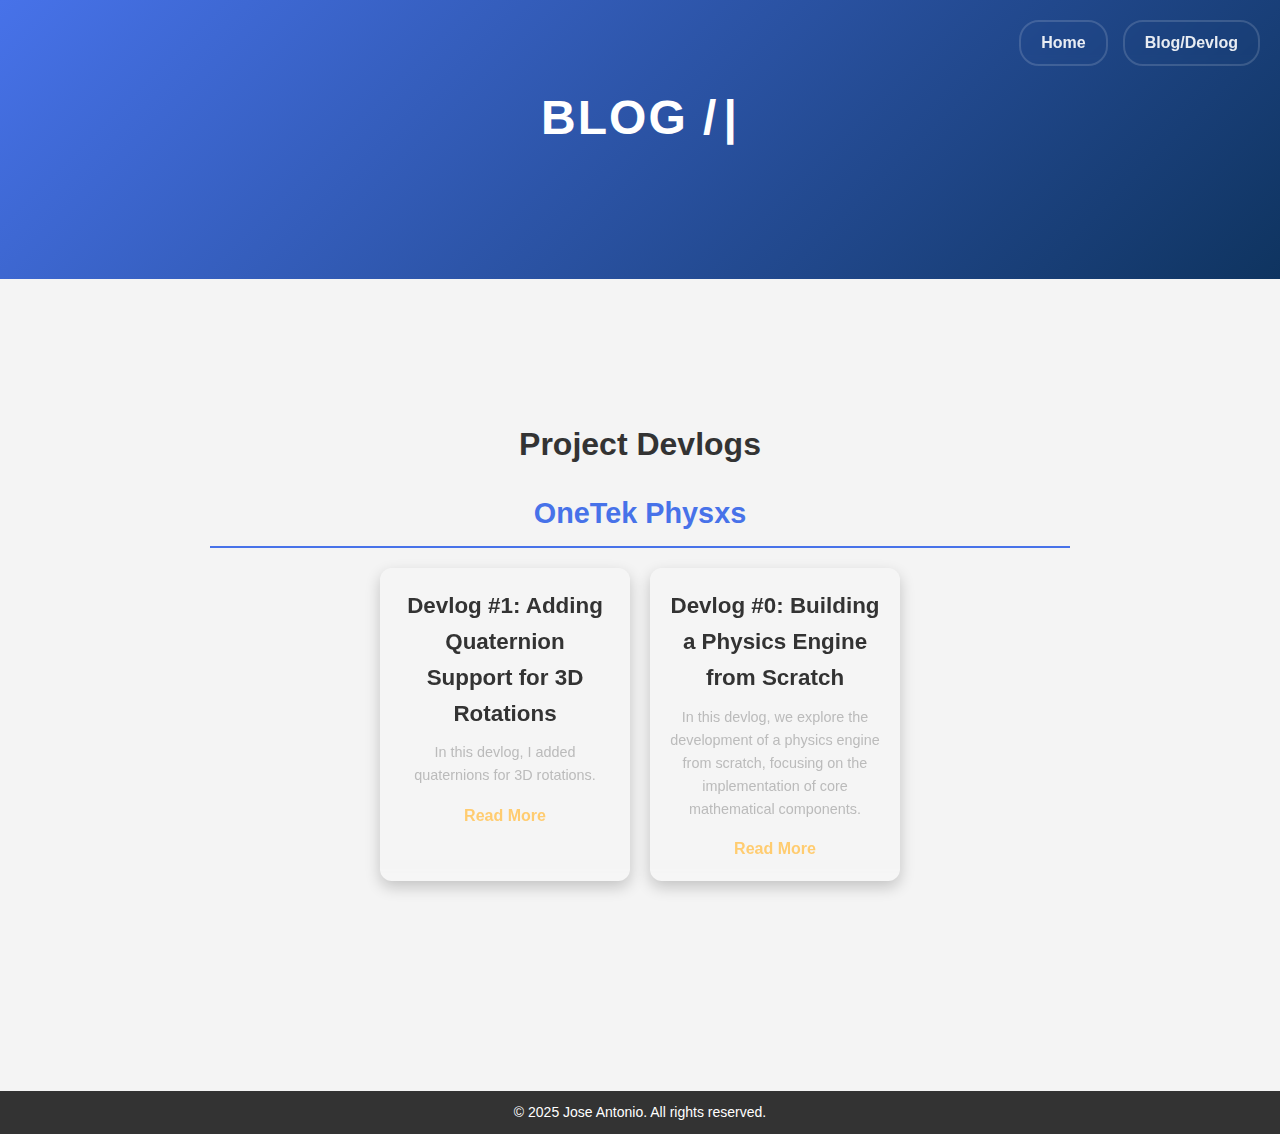
<file: blog/index.html>
<!DOCTYPE html>
<html lang="en">
<head>
    <meta charset="UTF-8">
    <meta name="viewport" content="width=device-width, initial-scale=1.0">
    <title>Jose Antonio - Portfolio</title>
    <link rel="stylesheet" href="styles.css">
</head>
<body>
    <!-- Header Section -->
    <header>
        <div class="header-overlay">
            <div class="container">
                <nav class="header-buttons">
                    <a href="/" class="menu-button">Home</a>
                    <a href="/blog" class="menu-button">Blog/Devlog</a>
                </nav>
                <h1 id="typewriter"></h1>
                <p class="fade-in">.</p>
            </div>
        </div>
    </header>

    <!-- Main Content -->
    <main>
        <section class="devlog-container">
            <h1 class="section-title">Project Devlogs</h1>
            <!-- OneTek Physxs -->
            <div class="project">
                <h2 class="project-title">OneTek Physxs</h2>
                <div class="devlog-list">
                    <div class="devlog-card">
                        <h3>Devlog #1: Adding Quaternion Support for 3D Rotations</h3>
                        <p>In this devlog, I added quaternions for 3D rotations.</p>
                        <a href="/blog/onetekphysxs/devlog2/">Read More</a>
                    </div>
                    <div class="devlog-card">
                        <h3>Devlog #0: Building a Physics Engine from Scratch</h3>
                        <p>In this devlog, we explore the development of a physics engine from scratch, focusing on the implementation of core mathematical components.</p>
                        <a href="/blog/onetekphysxs/devlog1/">Read More</a>
                    </div>
                </div>
            </div>
    
        </section>
    </main>

    <!-- Footer Section -->
    <footer>
        <div class="container">
            <p>&copy; 2025 Jose Antonio. All rights reserved.</p>
        </div>
    </footer>

    <script>
        let currentSlide = 0;
        const slides = document.querySelectorAll('.slide');

        function changeSlide(n) {
            slides[currentSlide].style.display = 'none';
            currentSlide = (currentSlide + n + slides.length) % slides.length;
            slides[currentSlide].style.display = 'block';
        }

        document.addEventListener("DOMContentLoaded", function () {
            const text = "Blog / Devlog";
            let i = 0;
            const speed = 140; // Typing speed (milliseconds)
            const target = document.getElementById("typewriter");

            if (!target) return; // Prevent errors if the element is not found

            function typeWriter() {
                if (i < text.length) {
                target.innerHTML += text.charAt(i);
                i++;
                setTimeout(typeWriter, speed);
                }
            }

            typeWriter(); // Start typing animation
        });

        document.addEventListener("DOMContentLoaded", () => {
            const sections = document.querySelectorAll("section, .project-card");

            const revealOnScroll = () => {
            sections.forEach(section => {
                const sectionTop = section.getBoundingClientRect().top;
                const windowHeight = window.innerHeight;
                    if (sectionTop < windowHeight - 50) {
                        section.style.opacity = "1";
                    }
                });
            };

            window.addEventListener("scroll", revealOnScroll);
            revealOnScroll();
        });
    </script>
</body>
</html>
</file>
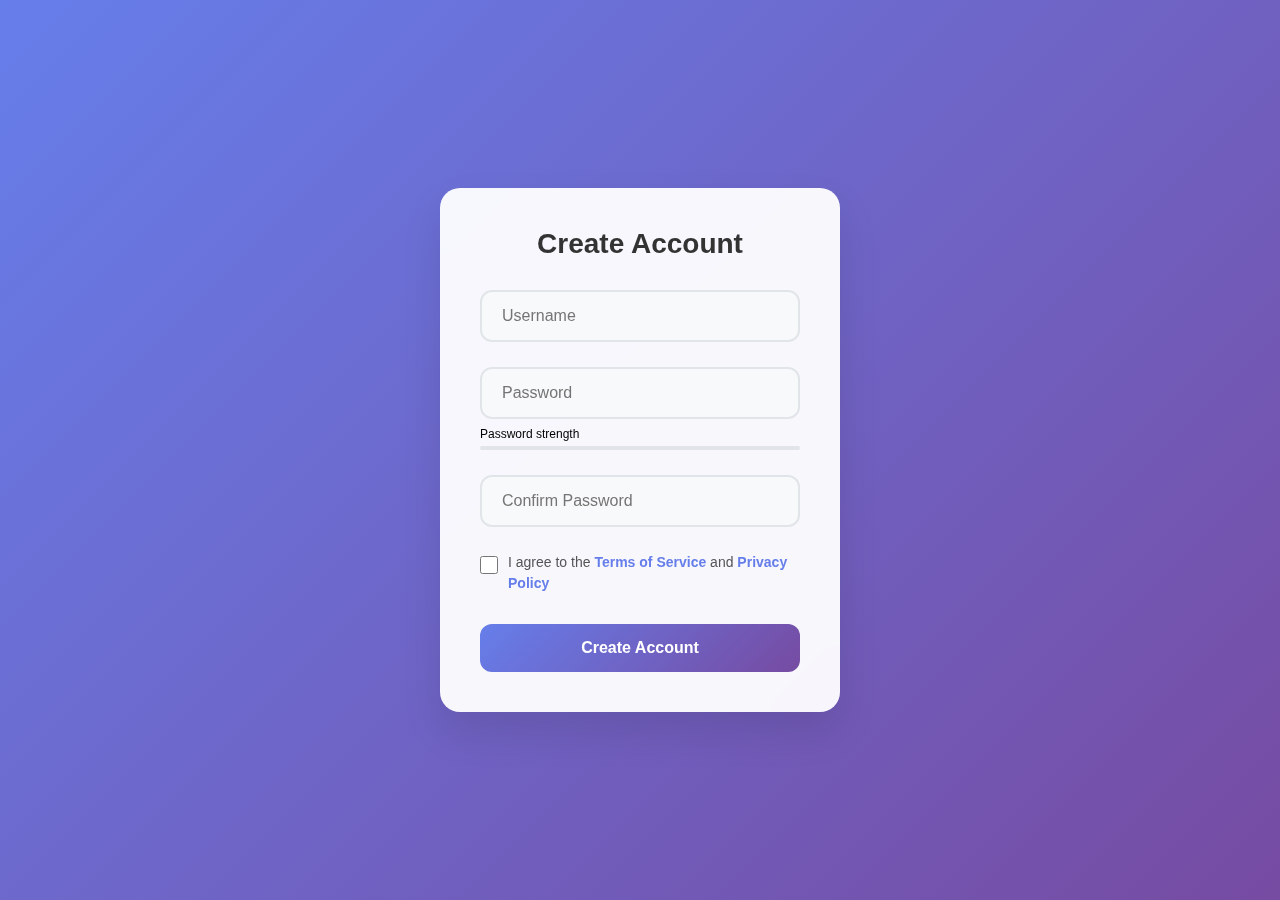
<file: webpage/index.html>
<!DOCTYPE html>
<html lang="en">
<head>
    <meta charset="UTF-8">
    <meta name="viewport" content="width=device-width, initial-scale=1.0">
    <meta http-equiv="X-UA-Compatible" content="IE=edge">
    <meta name="description" content="Create your MMO game account - Join thousands of players in an epic adventure">
    <meta name="keywords" content="MMO, game registration, online game, multiplayer">
    <title>Create Account - MMO Game</title>
    <link rel="stylesheet" href="style.css">
</head>
<body>
    <div class="form-container">
        <h2 class="form-title">Create Account</h2>
        <form id="registerForm">
            <div class="input-group">
                <input type="text" name="username" class="form-input" placeholder="Username" required>
                <span class="input-icon"></span>
                <div class="error-message"></div>
            </div>

            <div class="input-group">
                <input type="password" name="password" class="form-input" placeholder="Password" required>
                <span class="input-icon"></span>
                <div class="password-strength">
                    <div class="strength-text">Password strength</div>
                    <div class="strength-bar">
                        <div class="strength-fill"></div>
                    </div>
                </div>
                <div class="error-message"></div>
            </div>

            <div class="input-group">
                <input type="password" name="confirmPassword" class="form-input" placeholder="Confirm Password" required>
                <span class="input-icon"></span>
                <div class="error-message"></div>
            </div>

            <div class="terms-checkbox">
                <input type="checkbox" id="terms" name="terms">
                <label for="terms">I agree to the <a href="terms.html" target="_blank" class="terms-link">Terms of Service</a> and <a href="privacy.html" target="_blank" class="terms-link">Privacy Policy</a></label>
            </div>

            <button type="submit" class="submit-btn">Create Account</button>
        </form>
    </div>

    <script src="script.js"></script>
</body>
</html>
</file>
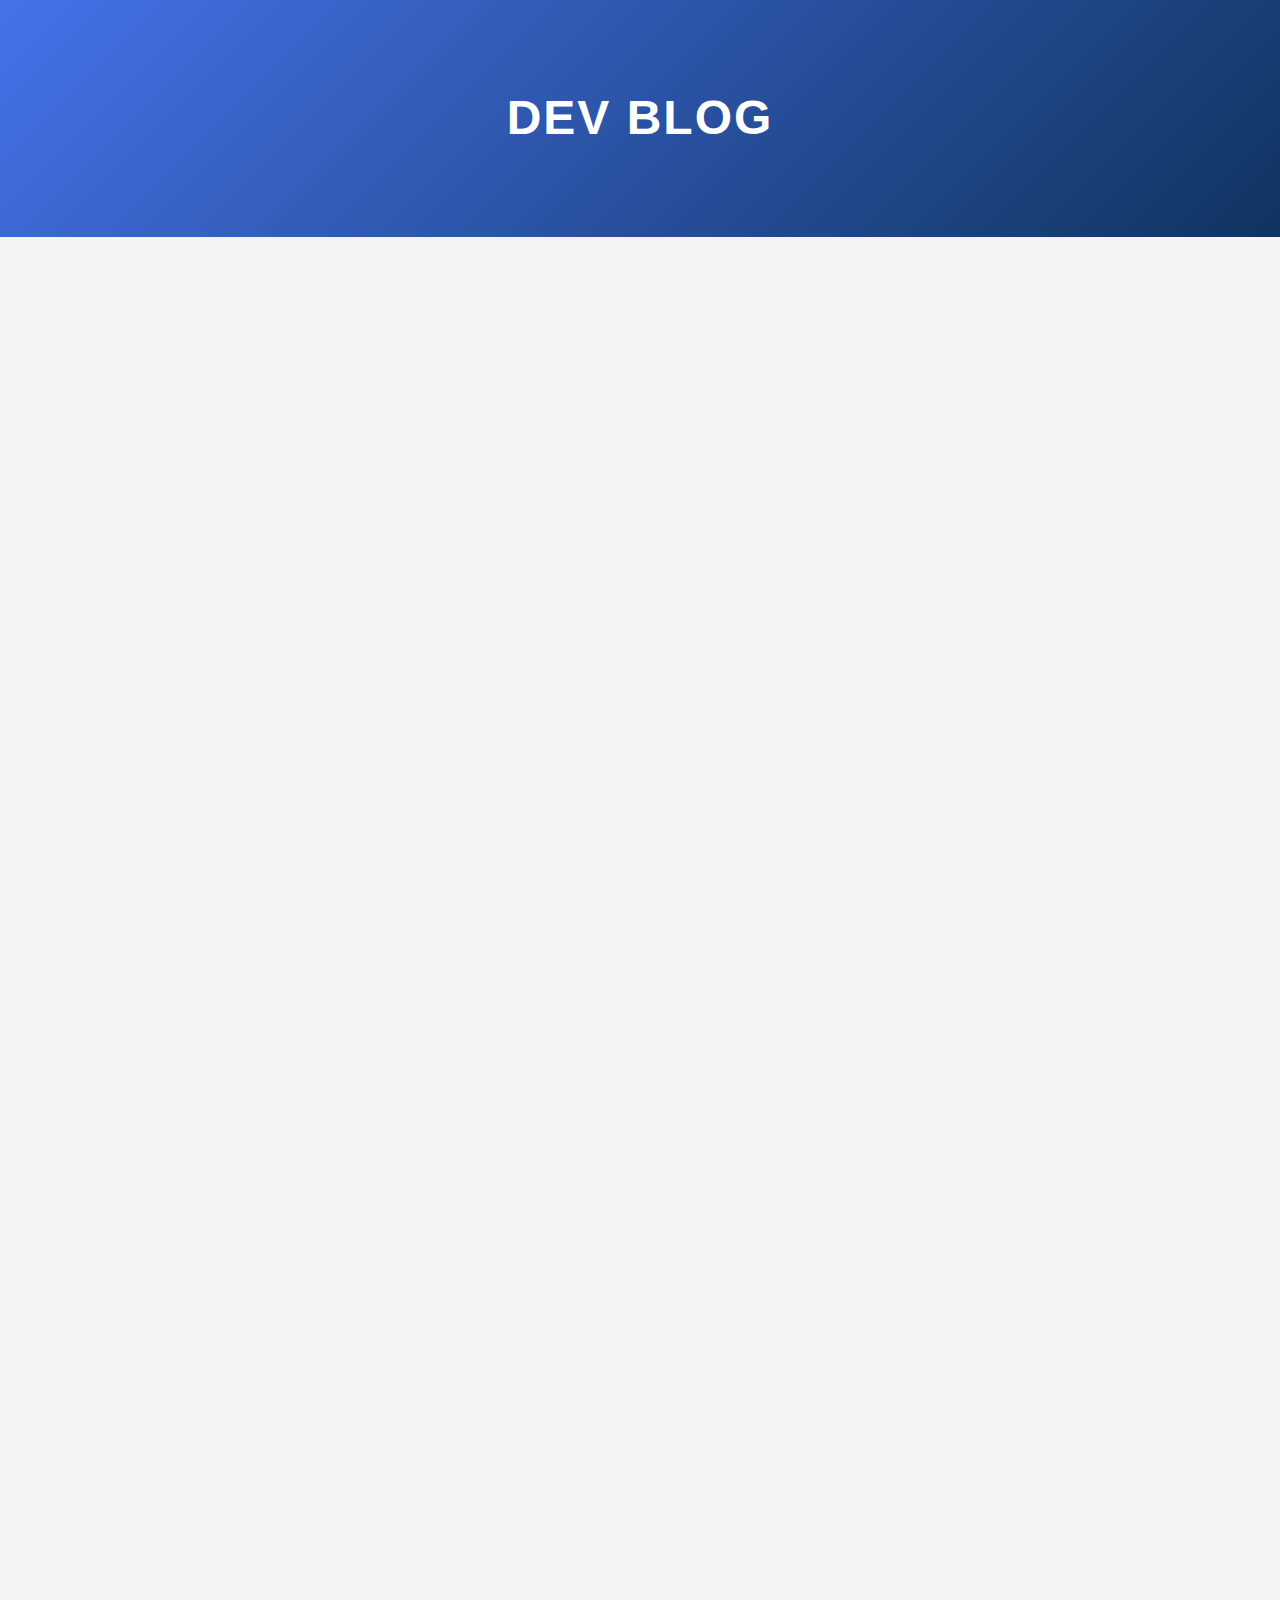
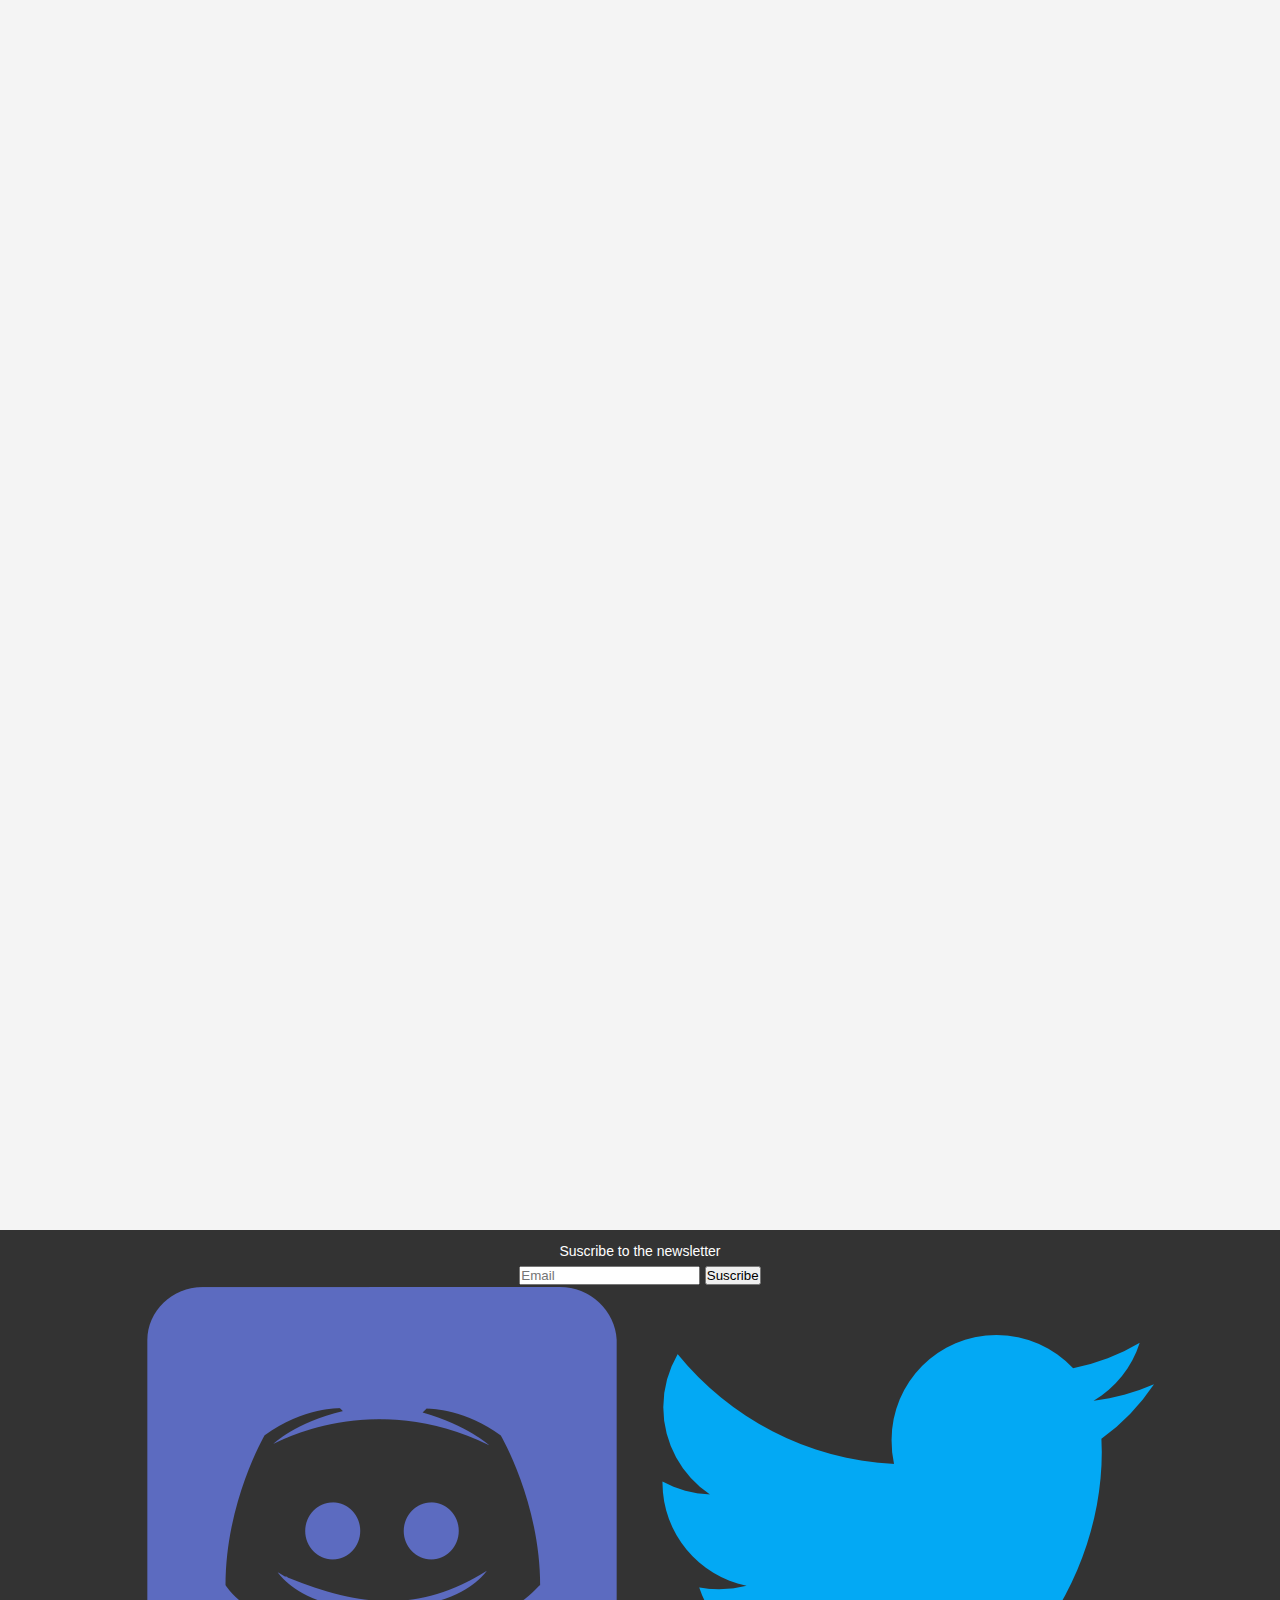
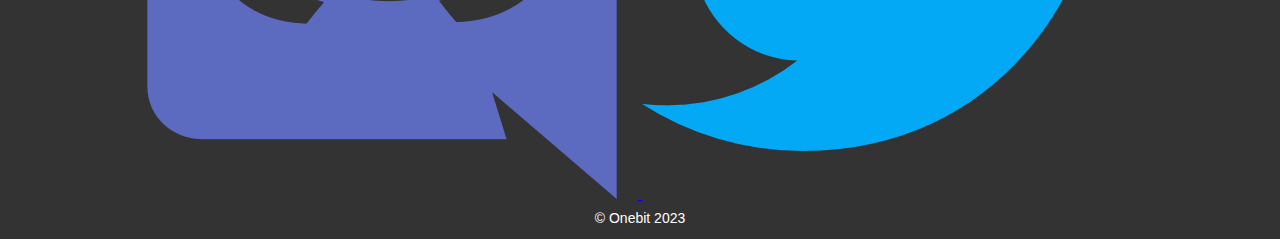
<file: Main.html>
﻿<html>
  <head>
    <meta charset="UTF-8">
    <title>Dev Blog - Onebit</title>
    <link rel="stylesheet" type="text/css" href="styles.css">
  </head>
  <body>
    <link rel="stylesheet" href="https://use.fontawesome.com/releases/v5.14.0/css/all.css" integrity="sha384-HzLeBuhoNPvSl5KYnjx0BT+WB0QEEqLprO+NBkkk5gbc67FTaL7XIGa2w1L0Xbgc" crossorigin="anonymous">
    <header>
      <h1>Dev Blog</h1>
    </header>

    <main>
      <section id="introduction">
        <h2>Welcome</h2>
        <p>Here you can see how I'm doing in my projects.</p>
        <p>Gamess save lives.</p>
      </section>

      <section id="posts">
        <div class="post">
          <img src="res/banner.jpg" alt="Post 1">
          <h3>The set off of an adventure</h3>
          <p>This is the first post here and how am I going to maintain this.</p>
          <a href="posts/starting.html">Read more</a>
        </div>
      </section>
    </main>

    <footer>
      <p>Suscribe to the newsletter</p>
      <form>
        <input type="email" placeholder="Email">
        <button type="submit">Suscribe</button>
      </form>
      <div class="social-icons">
        <a href="Main.html">
          <img src="res/discord.png" alt="discord">
        </a>
        <a href="Main.html">
          <img src="res/twitter.png" alt="twitter">
        </a>
      </div>
      <p>&copy; Onebit 2023</p>
    </footer>

  </body>
</html>
</file>
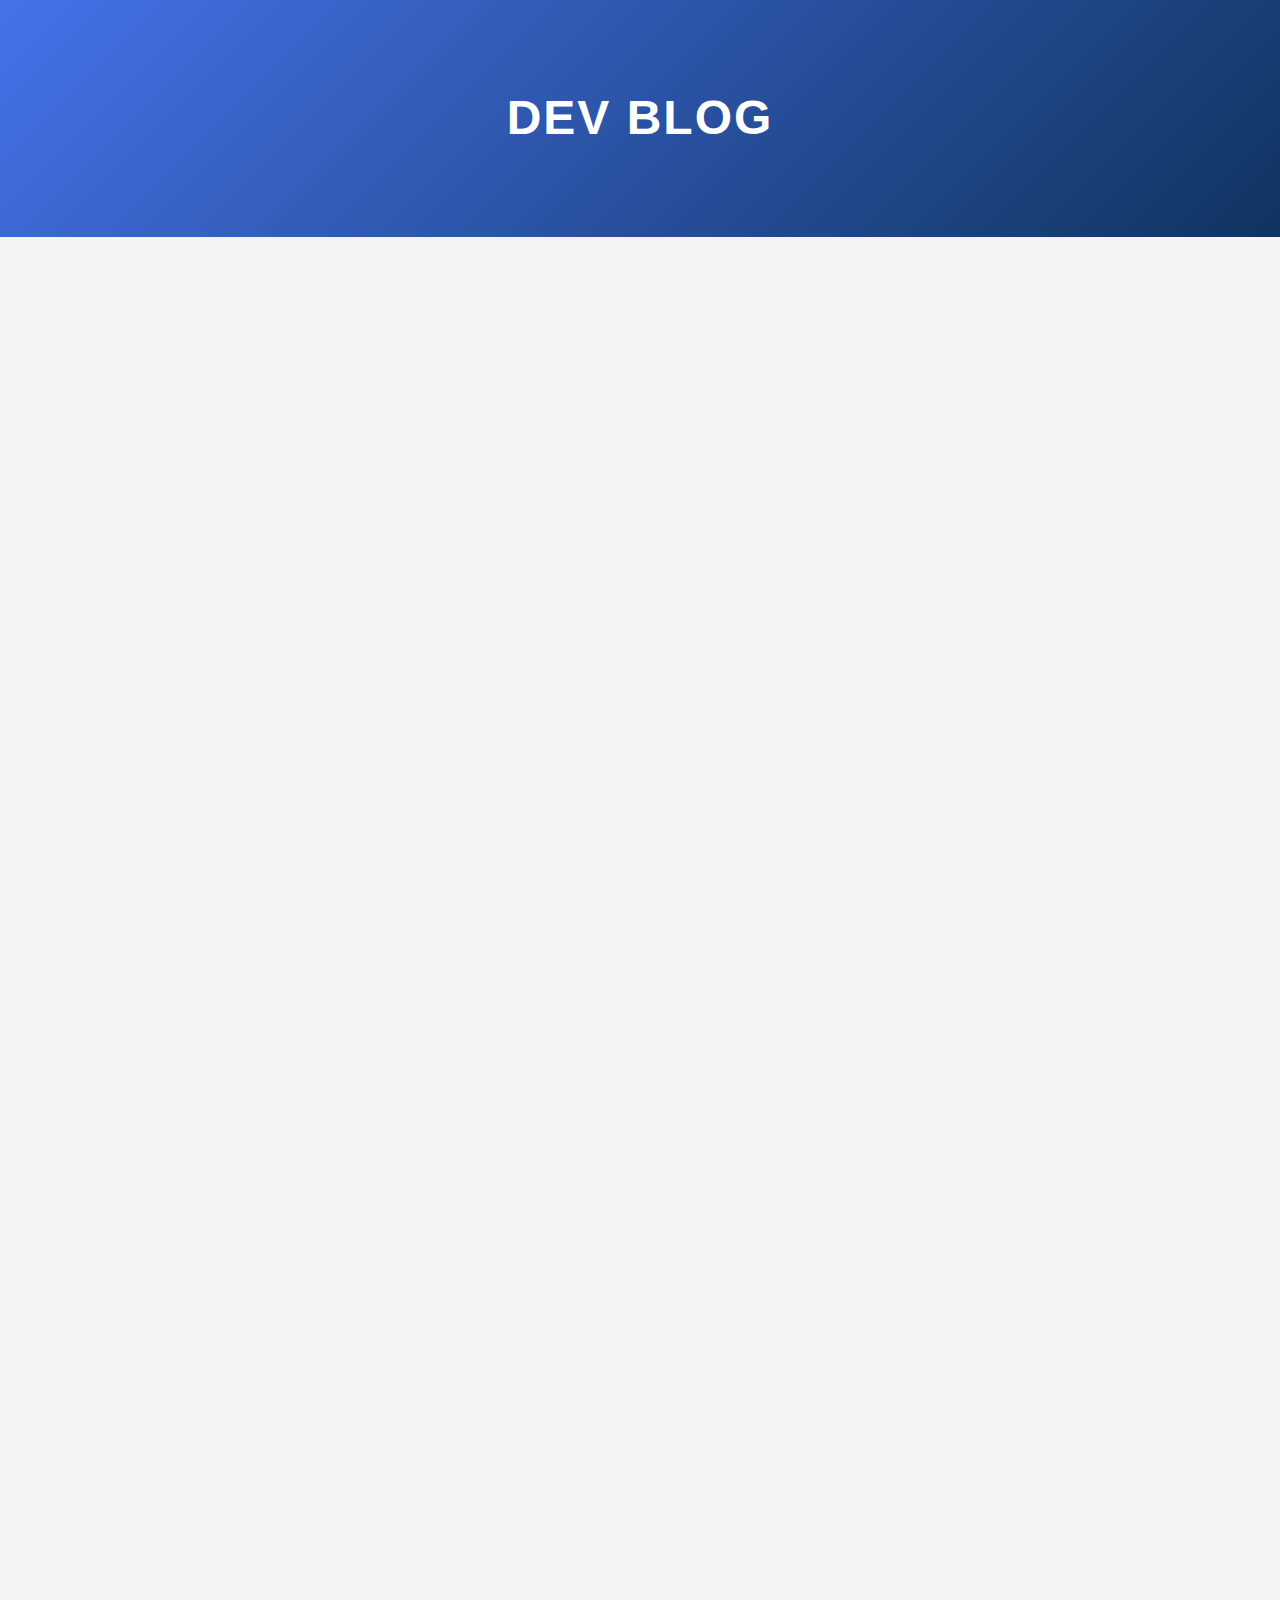
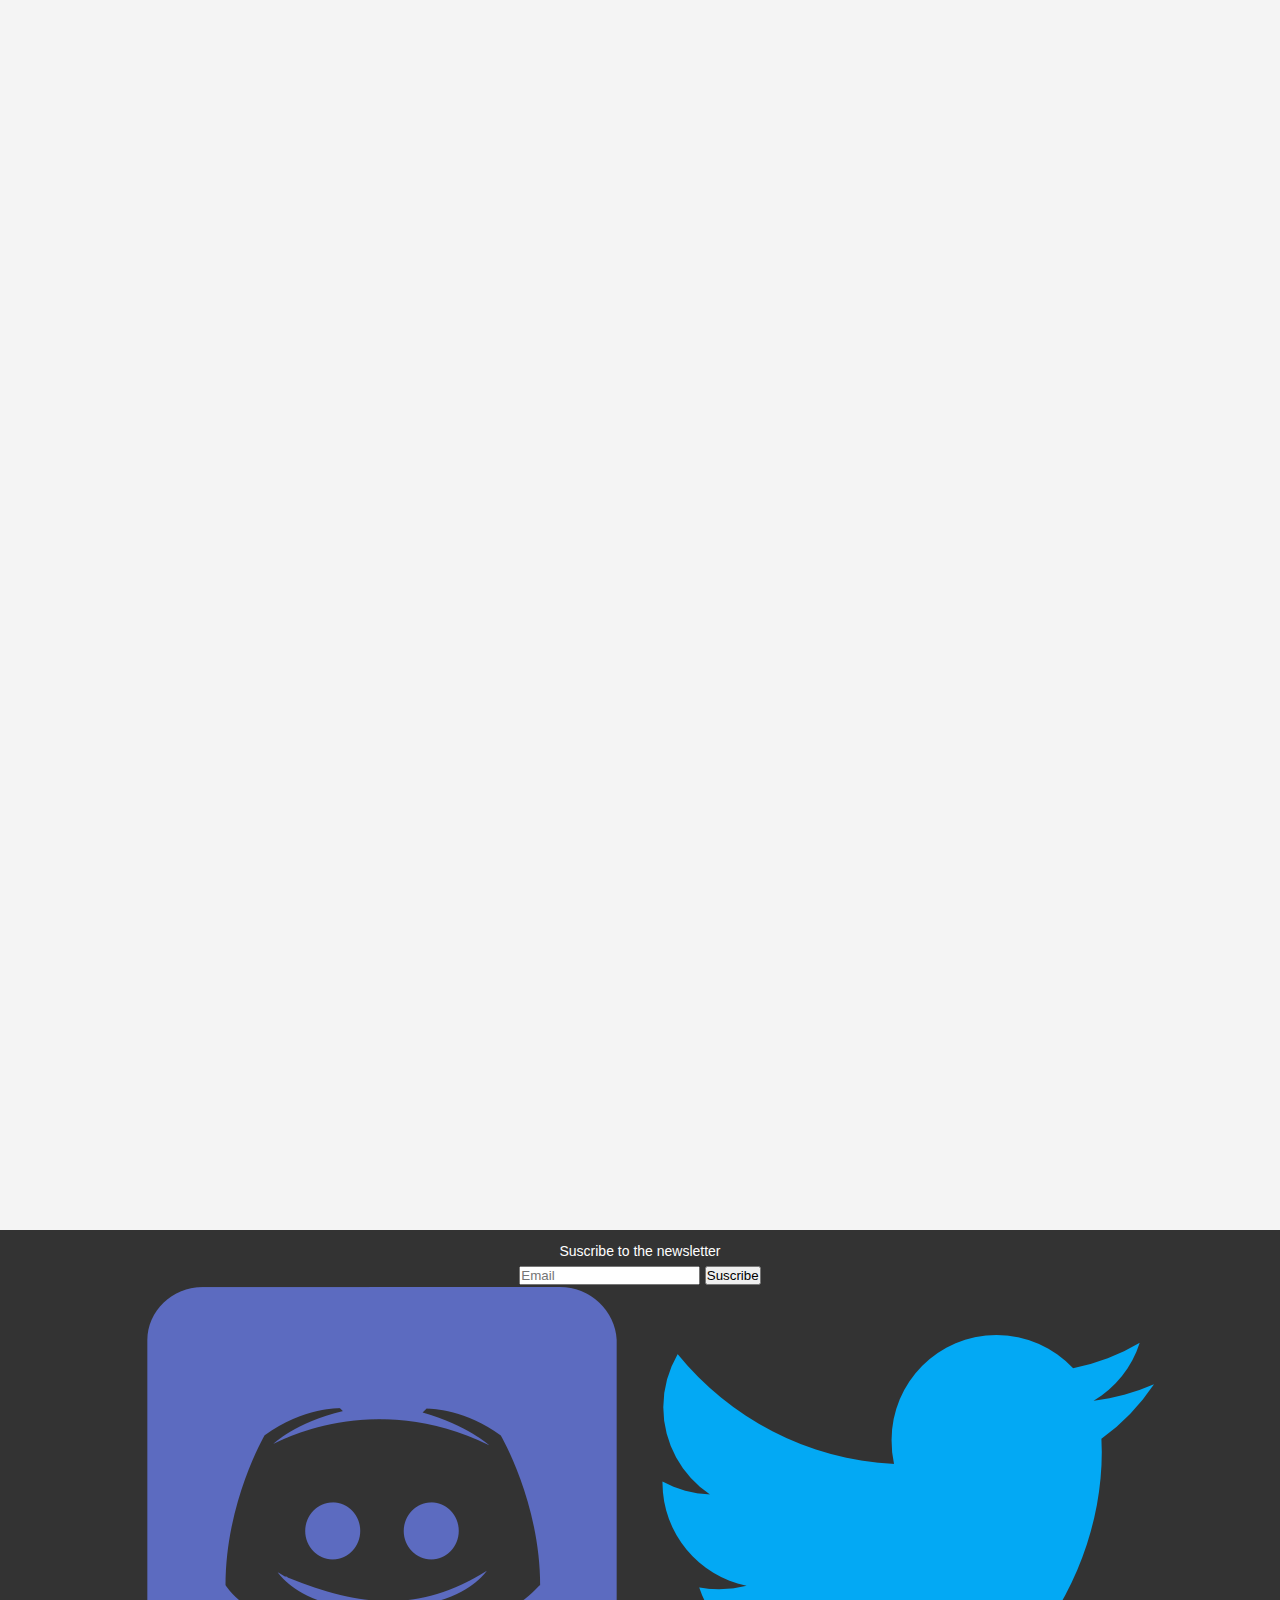
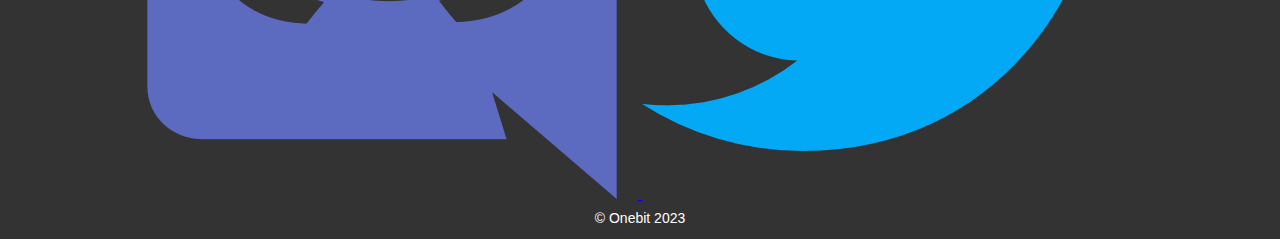
<file: main.html>
﻿<html>
  <head>
    <meta charset="UTF-8">
    <title>Dev Blog - Onebit</title>
    <link rel="stylesheet" type="text/css" href="styles.css">
  </head>
  <body>
    <link rel="stylesheet" href="https://use.fontawesome.com/releases/v5.14.0/css/all.css" integrity="sha384-HzLeBuhoNPvSl5KYnjx0BT+WB0QEEqLprO+NBkkk5gbc67FTaL7XIGa2w1L0Xbgc" crossorigin="anonymous">
    <header>
      <h1>Dev Blog</h1>
    </header>

    <main>
      <section id="introduction">
        <h2>Welcome</h2>
        <p>Here you can see how I'm doing in my projects.</p>
        <p>Gamess save lives.</p>
      </section>

      <section id="posts">
        <div class="post">
          <img src="res/banner.jpg" alt="Post 1">
          <h3>The set off of an adventure</h3>
          <p>This is the first post here and how am I going to maintain this.</p>
          <a href="posts/starting.html">Read more</a>
        </div>
      </section>
    </main>

    <footer>
      <p>Suscribe to the newsletter</p>
      <form>
        <input type="email" placeholder="Email">
        <button type="submit">Suscribe</button>
      </form>
      <div class="social-icons">
        <a href="Main.html">
          <img src="res/discord.png" alt="discord">
        </a>
        <a href="Main.html">
          <img src="res/twitter.png" alt="twitter">
        </a>
      </div>
      <p>&copy; Onebit 2023</p>
    </footer>

  </body>
</html>
</file>
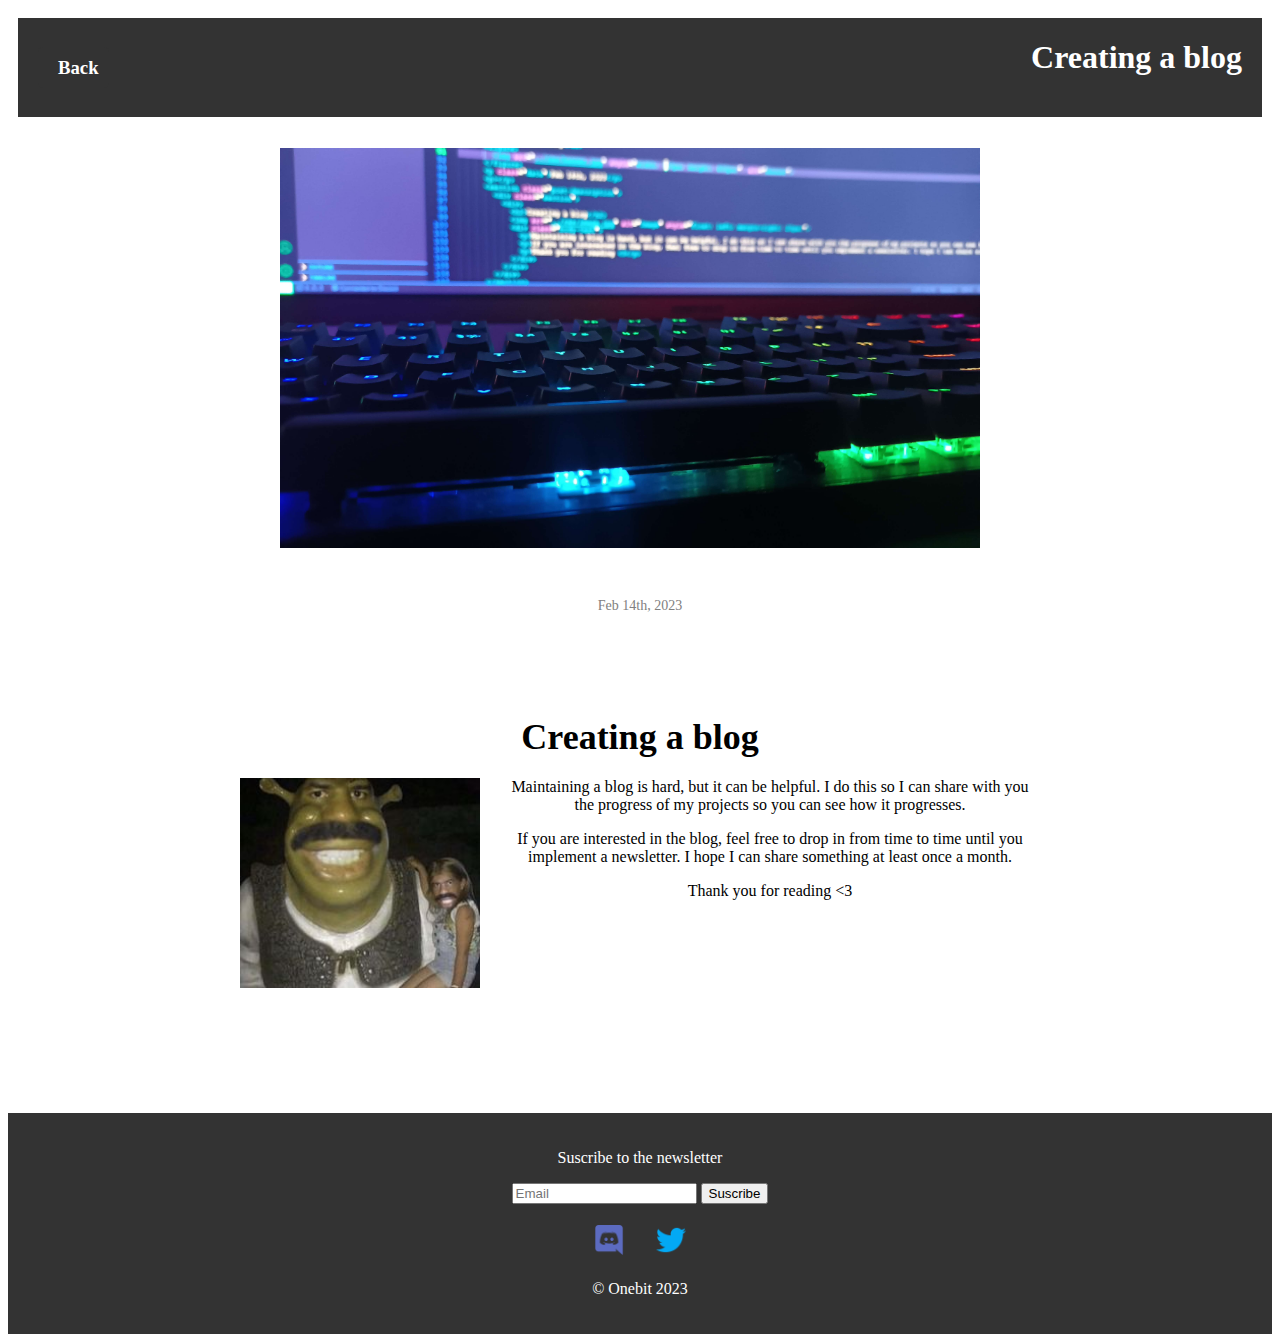
<file: posts/starting.html>
<html>
  <head>
    <style>
      .post-detail {
        display: flex;
        flex-direction: column;
        align-items: center;
        width: 80%;
        margin: 0 auto;
        text-align: center;
      }

      .post-detail img {
        width: 100%;
        max-width: 800px;
        height: auto;
        margin-bottom: 20px;
      }

      .post-detail h2 {
        font-size: 36px;
        margin-bottom: 20px;
      }

      .post-detail .date {
        font-size: 14px;
        color: gray;
        margin-bottom: 40px;
      }

      .post-detail h3 {
        font-size: 24px;
        margin: 40px 0 20px;
      }

      .section {
        display: flex;
        flex-direction: row;
        align-items: center;
        margin-bottom: 40px;
      }

      .section img {
        width: 30%;
        height: auto;
        margin-right: 20px;
      }

      .header {
        background-color: #333;
        color: #fff;
        padding: 20px;
        text-align: center;
        border-bottom: 5px solid #fff;
        display: flex;
        justify-content: space-between;
        align-items: center;
      }

      .header a {
        color: #fff;
        text-decoration: none;
        padding: 10px;
        background-color: #333;
        border-radius: 5px;
      }

      .header i {
        font-size: 24px;
        margin-right: 10px;
      }

      .post-description {
        padding: 30px;
        margin-top: 30px;
        max-width: 800px;
        margin: 0 auto;
      }

      img {
        float: left;
        margin-right: 20px;
      }

      h2 {
        margin-top: 0;
      }

      h1 {
        margin-top: 0;
      }

      .footer {
        background-color: #333;
        color: #fff;
        padding: 20px;
        text-align: center;
        margin-top: 30px;
        border-top: 5px solid #fff;
        display: flex;
        flex-direction: column;
        align-items: center;
        justify-content: space-between;
        
      }

      .footer a {
        display: flex;
        align-items: center;
        justify-content: center;
        color: #fff;
        text-decoration: none;
        margin: 0 10px;
      }

      .footer i {
        font-size: 24px;
      }

      .subscribe {
        background-color: #fff;
        color: #333;
        padding: 10px;
        border-radius: 5px;
        text-decoration: none;
        margin-left: 10px;
      }

      .back-link {
        color: #333;
        text-decoration: none;
      }

      .header-container {
        padding: 10px;
      }

      .footer_link_boxes {
	      margin: 5px 0;
	      text-align: center;
      }

      .footer_link_boxes a {
	      display: inline-block;
	      width: 30px;
	      height: 30px;
	      box-sizing: content-box;
	      padding: 0 4px;
	      transition: all .2s ease-in-out;
      }

      .footer_link_boxes a:hover {
	      transform: scale(1.1);
      }

      .footer_link_boxes a img {
	      display: block;
	      max-width: 100%;
      }
      
    </style>
  </head>
  <body>
    <link rel="stylesheet" href="https://use.fontawesome.com/releases/v5.14.0/css/all.css" integrity="sha384-HzLeBuhoNPvSl5KYnjx0BT+WB0QEEqLprO+NBkkk5gbc67FTaL7XIGa2w1L0Xbgc" crossorigin="anonymous">
    <header class="header-container">
      <div class="header">
        <h3>
          <a href="../" class="back-link">
            <i class="fas fa-arrow-left"></i>Back
          </a>
        </h3>
        <h1>Creating a blog</h1>
      </div>
    </header>
    <div class="post-detail" class="header">
      <figure>
        <img src="../res/banner.jpg" style="width: 700px; height: 400px;"  alt="Banner">
      </figure>
      <p class="date">Feb 14th, 2023</p>
      <p></p>
      <section class="post-description">
        <div class="section">
          <div>
            <h2>Creating a blog</h2>
            <img src="../res/image.jpg" alt="Image" style="float: left; margin-right: 20px;">
            <div class="body-text">
              <p>Maintaining a blog is hard, but it can be helpful. I do this so I can share with you the progress of my projects so you can see how it progresses.</p>
              <p>If you are interested in the blog, feel free to drop in from time to time until you implement a newsletter. I hope I can share something at least once a month.</p>
              <p>Thank you for reading <3</p>
            </div>
          </div>
        </div> 
      </section>   
      </div>
    </div>
    <footer class="footer">
      <p>Suscribe to the newsletter</p>
      <form>
        <input type="email" placeholder="Email">
        <button type="submit">Suscribe</button>
      </form>
      <div class="footer_link_boxes">
        <a href="../">
          <img src="../res/discord.png" alt="discord">
        </a>
        <a href="../">
          <img src="../res/twitter.png" alt="twitter">
        </a>
      </div>
      <p>&copy; Onebit 2023</p>
    </footer>
  </body>
</html>
</file>
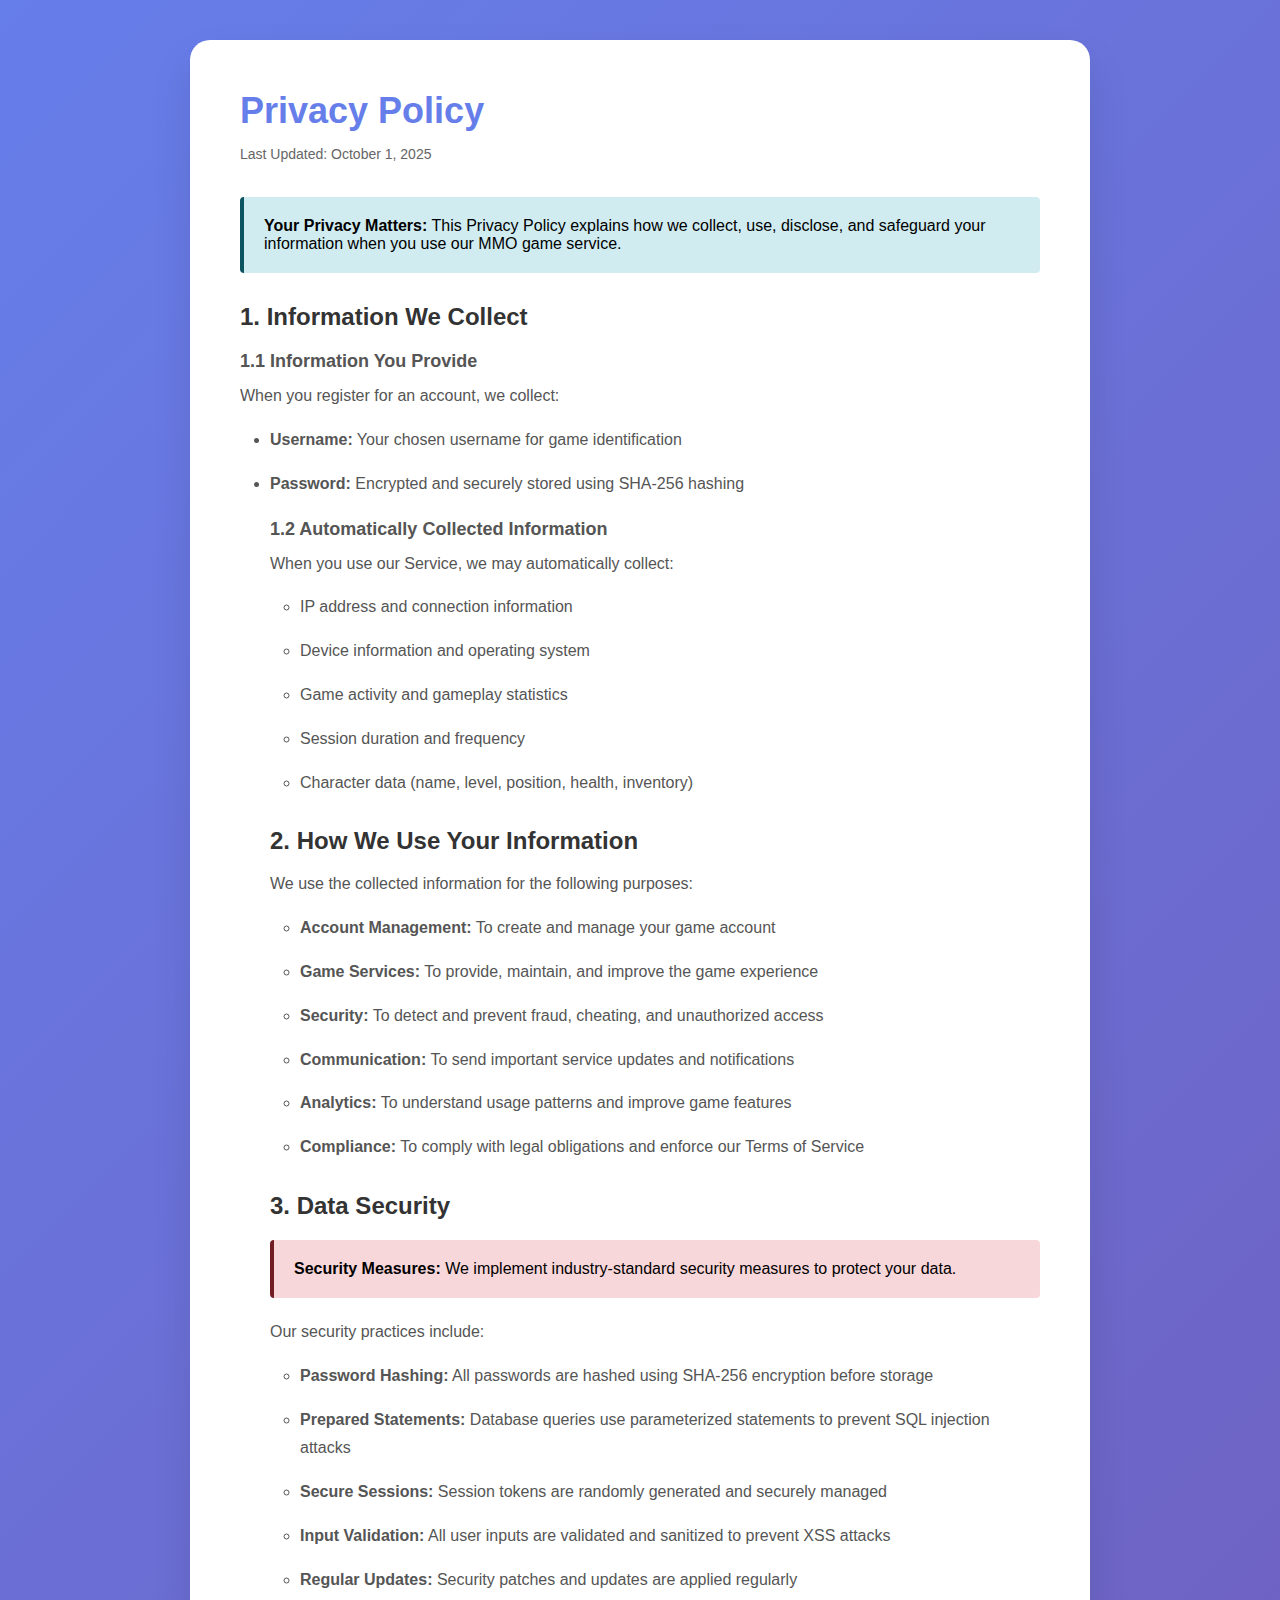
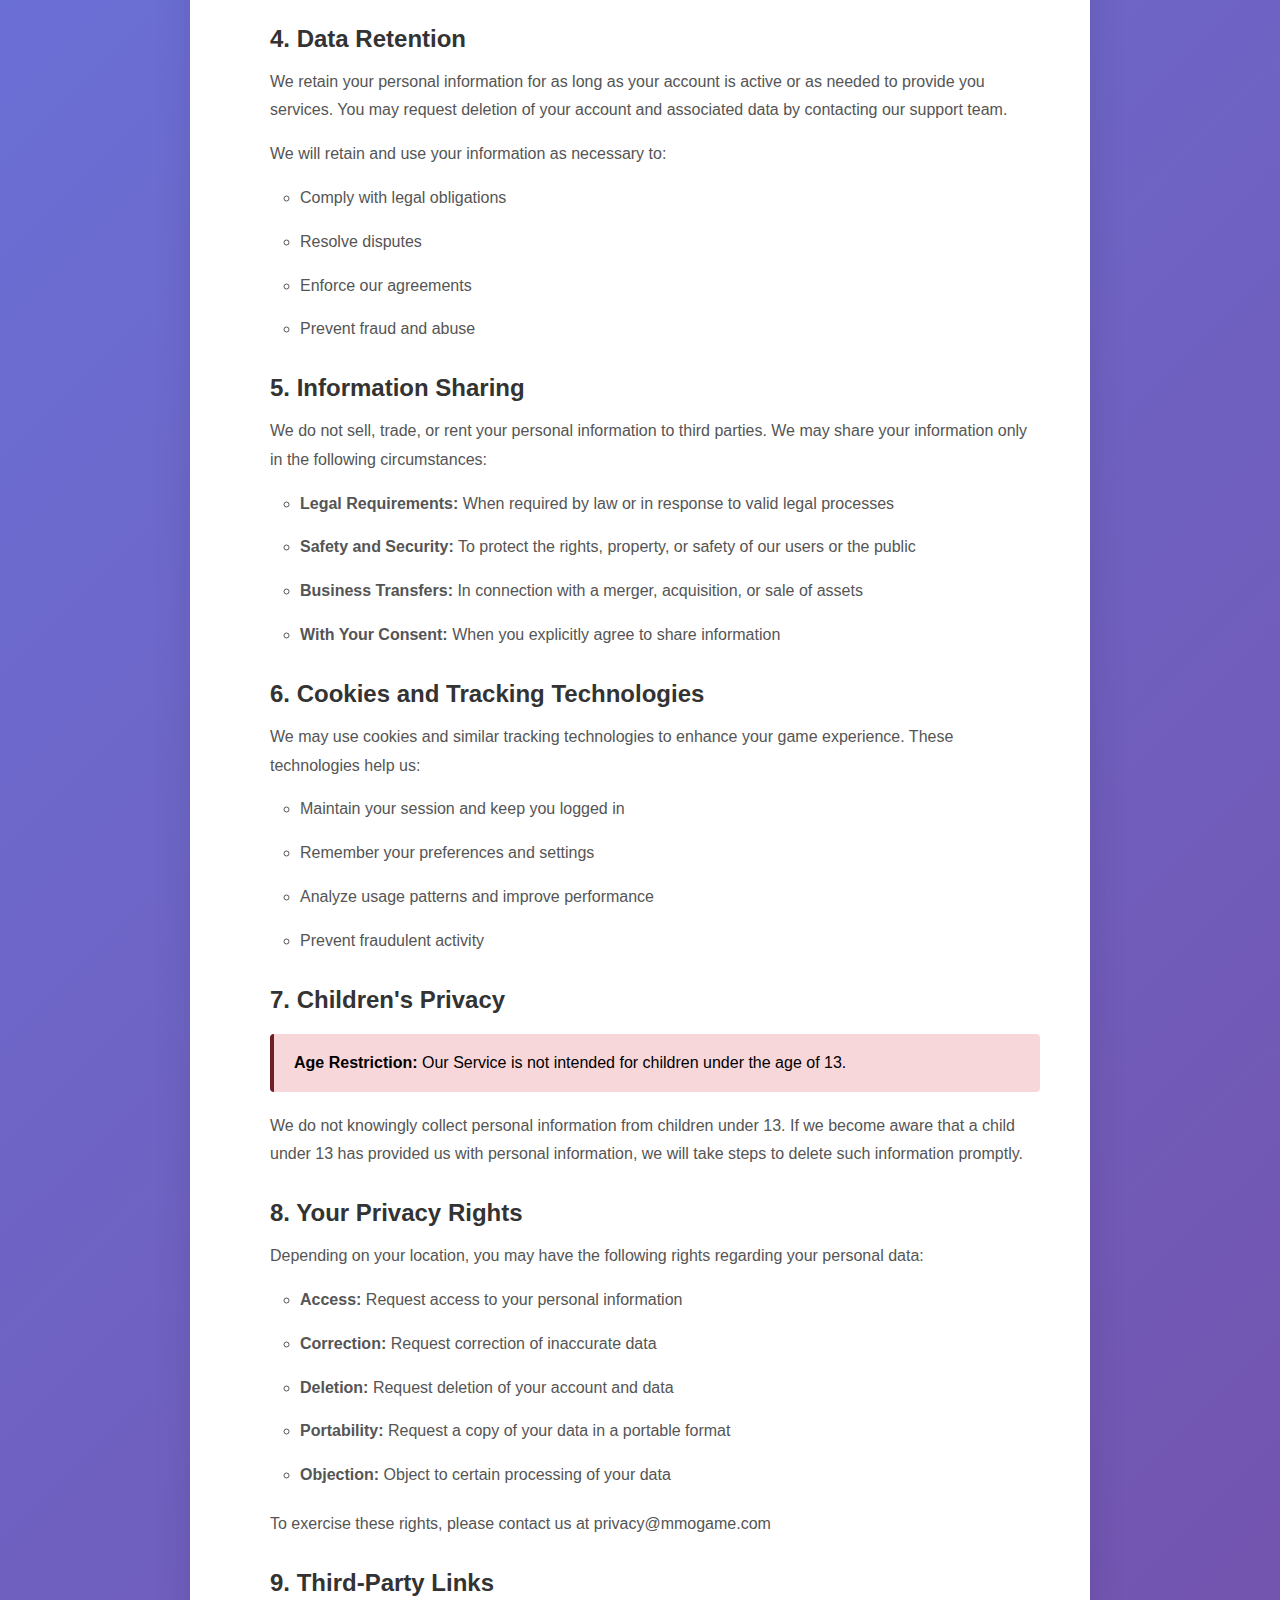
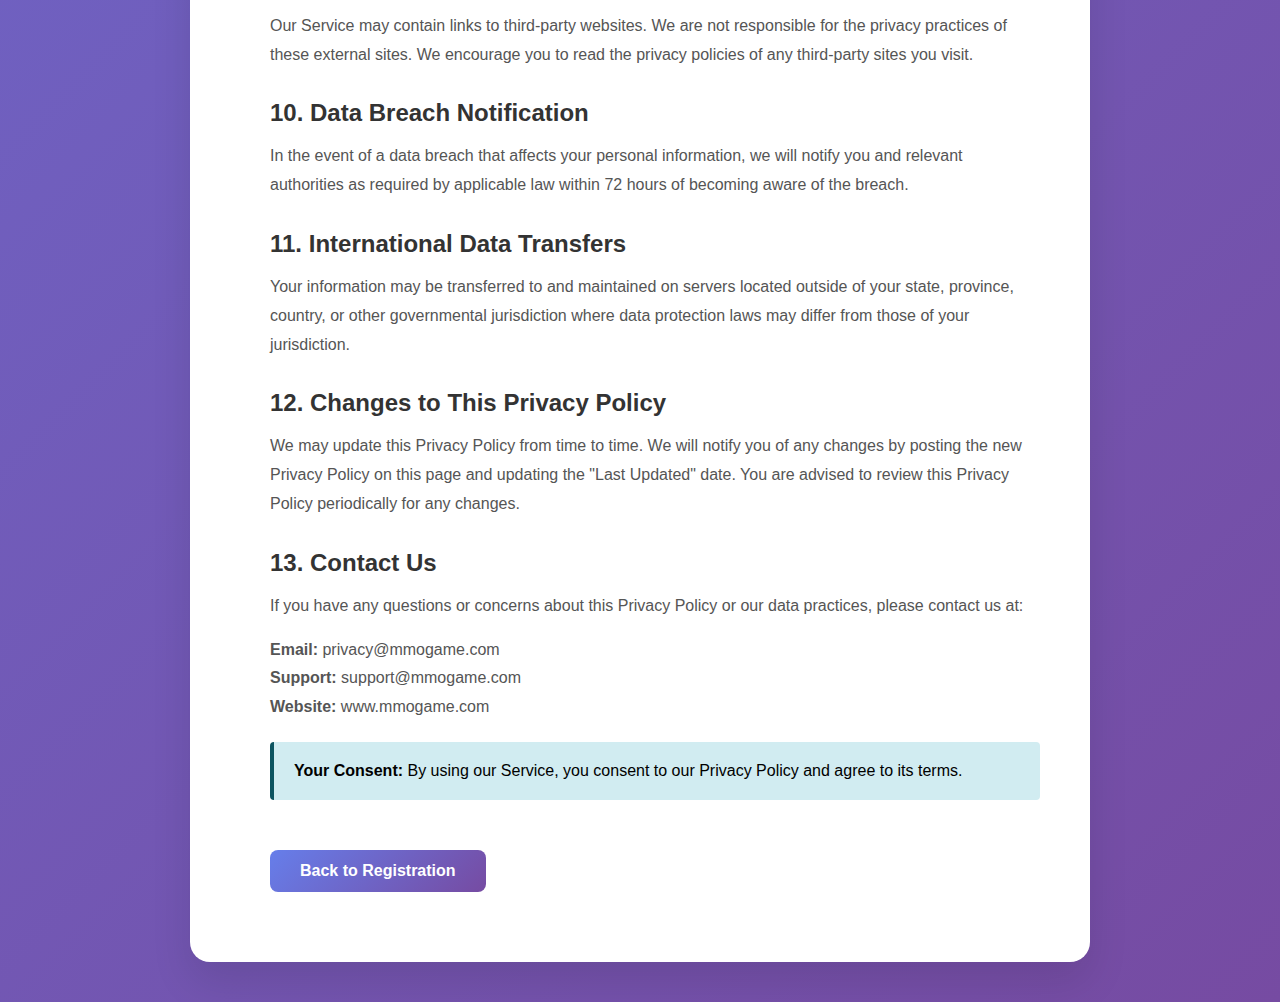
<file: webpage/privacy.html>
<!DOCTYPE html>
<html lang="en">
<head>
    <meta charset="UTF-8">
    <meta name="viewport" content="width=device-width, initial-scale=1.0">
    <meta http-equiv="X-UA-Compatible" content="IE=edge">
    <title>Privacy Policy - MMO Game</title>
    <style>
        * {
            margin: 0;
            padding: 0;
            box-sizing: border-box;
        }

        body {
            font-family: 'Segoe UI', Tahoma, Geneva, Verdana, sans-serif;
            background: linear-gradient(135deg, #667eea 0%, #764ba2 100%);
            min-height: 100vh;
            padding: 40px 20px;
        }

        .container {
            max-width: 900px;
            margin: 0 auto;
            background: white;
            padding: 50px;
            border-radius: 20px;
            box-shadow: 0 20px 40px rgba(0, 0, 0, 0.1);
        }

        h1 {
            color: #667eea;
            margin-bottom: 10px;
            font-size: 36px;
        }

        .last-updated {
            color: #666;
            font-size: 14px;
            margin-bottom: 30px;
        }

        h2 {
            color: #333;
            margin-top: 30px;
            margin-bottom: 15px;
            font-size: 24px;
        }

        h3 {
            color: #555;
            margin-top: 20px;
            margin-bottom: 10px;
            font-size: 18px;
        }

        p, li {
            color: #555;
            line-height: 1.8;
            margin-bottom: 15px;
        }

        ul {
            margin-left: 30px;
            margin-bottom: 20px;
        }

        .back-link {
            display: inline-block;
            margin-top: 30px;
            padding: 12px 30px;
            background: linear-gradient(135deg, #667eea 0%, #764ba2 100%);
            color: white;
            text-decoration: none;
            border-radius: 8px;
            font-weight: 600;
            transition: transform 0.2s ease;
        }

        .back-link:hover {
            transform: translateY(-2px);
        }

        .highlight {
            background-color: #d1ecf1;
            padding: 20px;
            border-left: 4px solid #0c5460;
            border-radius: 4px;
            margin: 20px 0;
        }

        .important {
            background-color: #f8d7da;
            padding: 20px;
            border-left: 4px solid #721c24;
            border-radius: 4px;
            margin: 20px 0;
        }

        @media (max-width: 768px) {
            .container {
                padding: 30px 20px;
            }

            h1 {
                font-size: 28px;
            }

            h2 {
                font-size: 20px;
            }

            h3 {
                font-size: 16px;
            }
        }
    </style>
</head>
<body>
    <div class="container">
        <h1>Privacy Policy</h1>
        <p class="last-updated">Last Updated: October 1, 2025</p>

        <div class="highlight">
            <strong>Your Privacy Matters:</strong> This Privacy Policy explains how we collect, use, disclose, and safeguard your information when you use our MMO game service.
        </div>

        <h2>1. Information We Collect</h2>

        <h3>1.1 Information You Provide</h3>
        <p>When you register for an account, we collect:</p>
        <ul>
            <li><strong>Username:</strong> Your chosen username for game identification</li>
            <li><strong>Password:</strong> Encrypted and securely stored using SHA-256 hashing</li>

        <h3>1.2 Automatically Collected Information</h3>
        <p>When you use our Service, we may automatically collect:</p>
        <ul>
            <li>IP address and connection information</li>
            <li>Device information and operating system</li>
            <li>Game activity and gameplay statistics</li>
            <li>Session duration and frequency</li>
            <li>Character data (name, level, position, health, inventory)</li>
        </ul>

        <h2>2. How We Use Your Information</h2>
        <p>We use the collected information for the following purposes:</p>
        <ul>
            <li><strong>Account Management:</strong> To create and manage your game account</li>
            <li><strong>Game Services:</strong> To provide, maintain, and improve the game experience</li>
            <li><strong>Security:</strong> To detect and prevent fraud, cheating, and unauthorized access</li>
            <li><strong>Communication:</strong> To send important service updates and notifications</li>
            <li><strong>Analytics:</strong> To understand usage patterns and improve game features</li>
            <li><strong>Compliance:</strong> To comply with legal obligations and enforce our Terms of Service</li>
        </ul>

        <h2>3. Data Security</h2>
        <div class="important">
            <strong>Security Measures:</strong> We implement industry-standard security measures to protect your data.
        </div>
        <p>Our security practices include:</p>
        <ul>
            <li><strong>Password Hashing:</strong> All passwords are hashed using SHA-256 encryption before storage</li>
            <li><strong>Prepared Statements:</strong> Database queries use parameterized statements to prevent SQL injection attacks</li>
            <li><strong>Secure Sessions:</strong> Session tokens are randomly generated and securely managed</li>
            <li><strong>Input Validation:</strong> All user inputs are validated and sanitized to prevent XSS attacks</li>
            <li><strong>Regular Updates:</strong> Security patches and updates are applied regularly</li>
        </ul>

        <h2>4. Data Retention</h2>
        <p>We retain your personal information for as long as your account is active or as needed to provide you services. You may request deletion of your account and associated data by contacting our support team.</p>
        <p>We will retain and use your information as necessary to:</p>
        <ul>
            <li>Comply with legal obligations</li>
            <li>Resolve disputes</li>
            <li>Enforce our agreements</li>
            <li>Prevent fraud and abuse</li>
        </ul>

        <h2>5. Information Sharing</h2>
        <p>We do not sell, trade, or rent your personal information to third parties. We may share your information only in the following circumstances:</p>
        <ul>
            <li><strong>Legal Requirements:</strong> When required by law or in response to valid legal processes</li>
            <li><strong>Safety and Security:</strong> To protect the rights, property, or safety of our users or the public</li>
            <li><strong>Business Transfers:</strong> In connection with a merger, acquisition, or sale of assets</li>
            <li><strong>With Your Consent:</strong> When you explicitly agree to share information</li>
        </ul>

        <h2>6. Cookies and Tracking Technologies</h2>
        <p>We may use cookies and similar tracking technologies to enhance your game experience. These technologies help us:</p>
        <ul>
            <li>Maintain your session and keep you logged in</li>
            <li>Remember your preferences and settings</li>
            <li>Analyze usage patterns and improve performance</li>
            <li>Prevent fraudulent activity</li>
        </ul>

        <h2>7. Children's Privacy</h2>
        <div class="important">
            <strong>Age Restriction:</strong> Our Service is not intended for children under the age of 13.
        </div>
        <p>We do not knowingly collect personal information from children under 13. If we become aware that a child under 13 has provided us with personal information, we will take steps to delete such information promptly.</p>

        <h2>8. Your Privacy Rights</h2>
        <p>Depending on your location, you may have the following rights regarding your personal data:</p>
        <ul>
            <li><strong>Access:</strong> Request access to your personal information</li>
            <li><strong>Correction:</strong> Request correction of inaccurate data</li>
            <li><strong>Deletion:</strong> Request deletion of your account and data</li>
            <li><strong>Portability:</strong> Request a copy of your data in a portable format</li>
            <li><strong>Objection:</strong> Object to certain processing of your data</li>
        </ul>
        <p>To exercise these rights, please contact us at privacy@mmogame.com</p>

        <h2>9. Third-Party Links</h2>
        <p>Our Service may contain links to third-party websites. We are not responsible for the privacy practices of these external sites. We encourage you to read the privacy policies of any third-party sites you visit.</p>

        <h2>10. Data Breach Notification</h2>
        <p>In the event of a data breach that affects your personal information, we will notify you and relevant authorities as required by applicable law within 72 hours of becoming aware of the breach.</p>

        <h2>11. International Data Transfers</h2>
        <p>Your information may be transferred to and maintained on servers located outside of your state, province, country, or other governmental jurisdiction where data protection laws may differ from those of your jurisdiction.</p>

        <h2>12. Changes to This Privacy Policy</h2>
        <p>We may update this Privacy Policy from time to time. We will notify you of any changes by posting the new Privacy Policy on this page and updating the "Last Updated" date. You are advised to review this Privacy Policy periodically for any changes.</p>

        <h2>13. Contact Us</h2>
        <p>If you have any questions or concerns about this Privacy Policy or our data practices, please contact us at:</p>
        <p>
            <strong>Email:</strong> privacy@mmogame.com<br>
            <strong>Support:</strong> support@mmogame.com<br>
            <strong>Website:</strong> www.mmogame.com
        </p>

        <div class="highlight">
            <strong>Your Consent:</strong> By using our Service, you consent to our Privacy Policy and agree to its terms.
        </div>

        <a href="index.html" class="back-link">Back to Registration</a>
    </div>
</body>
</html>
</file>
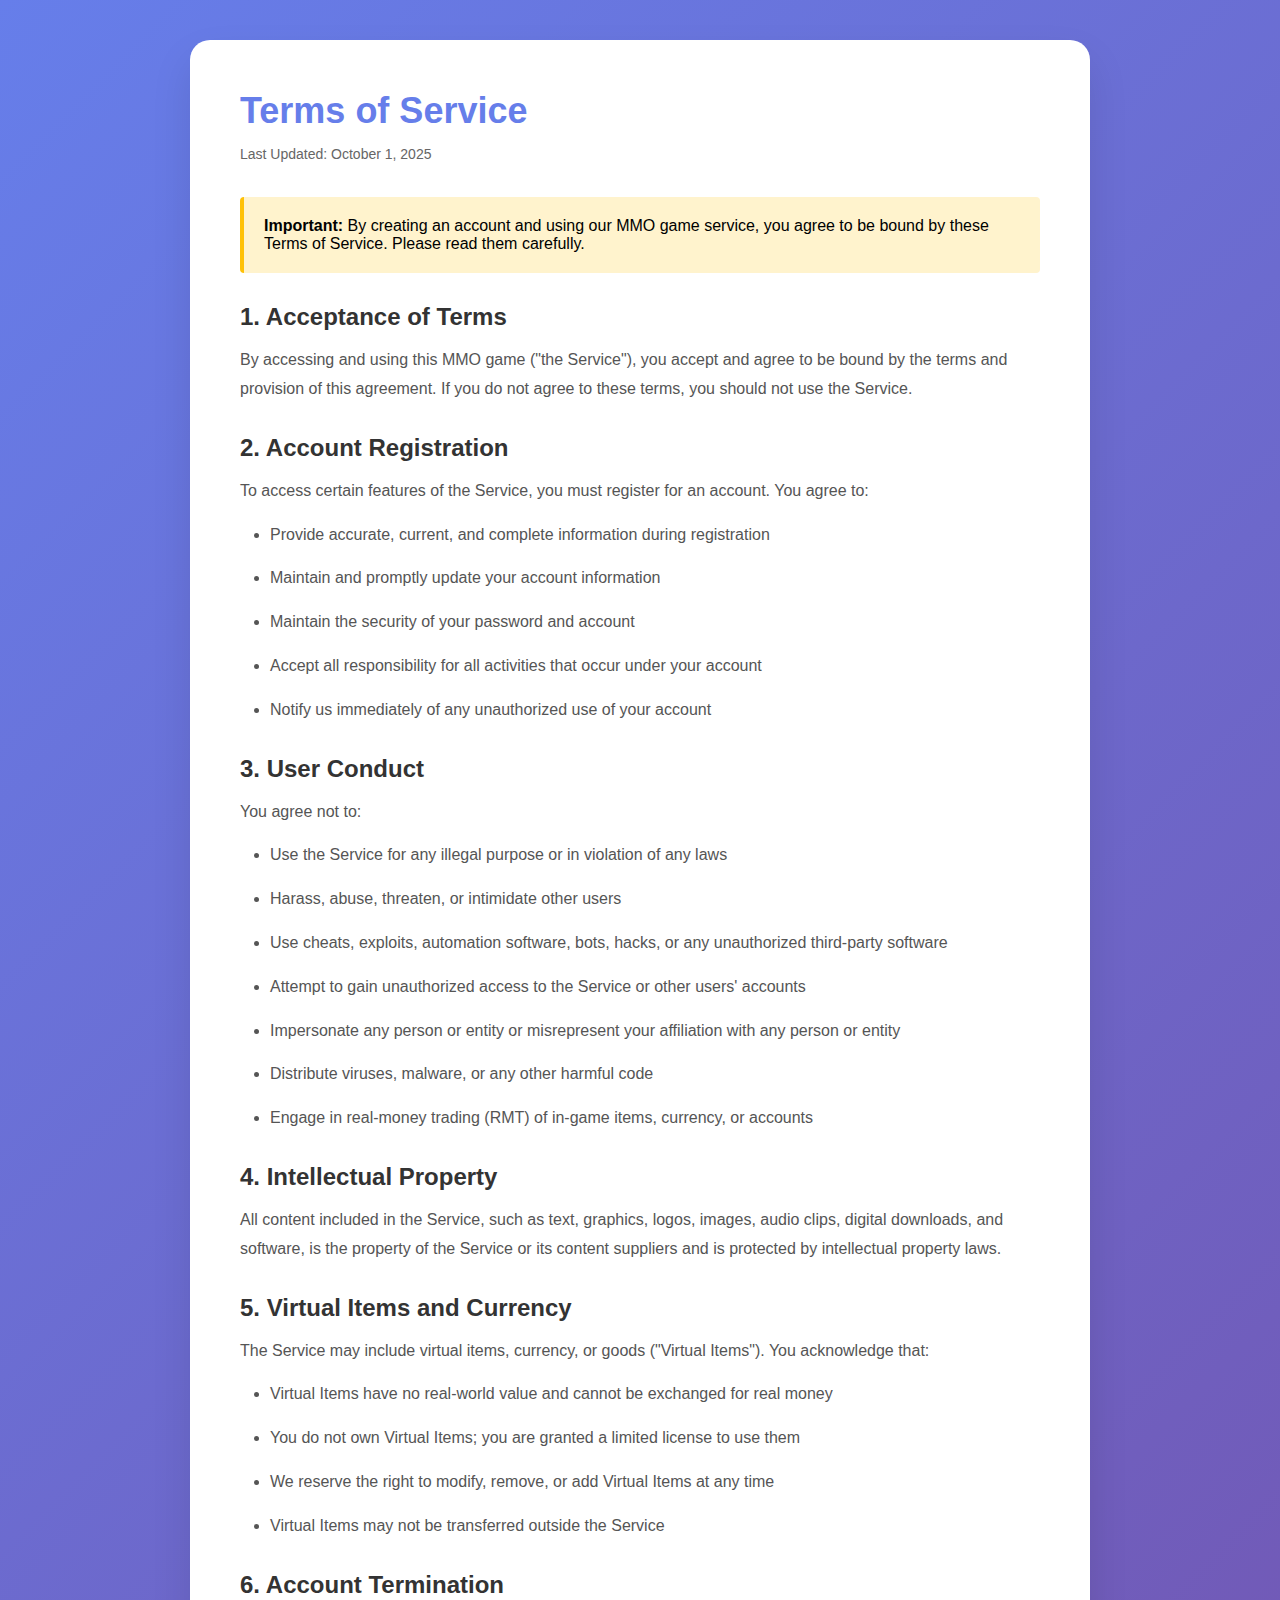
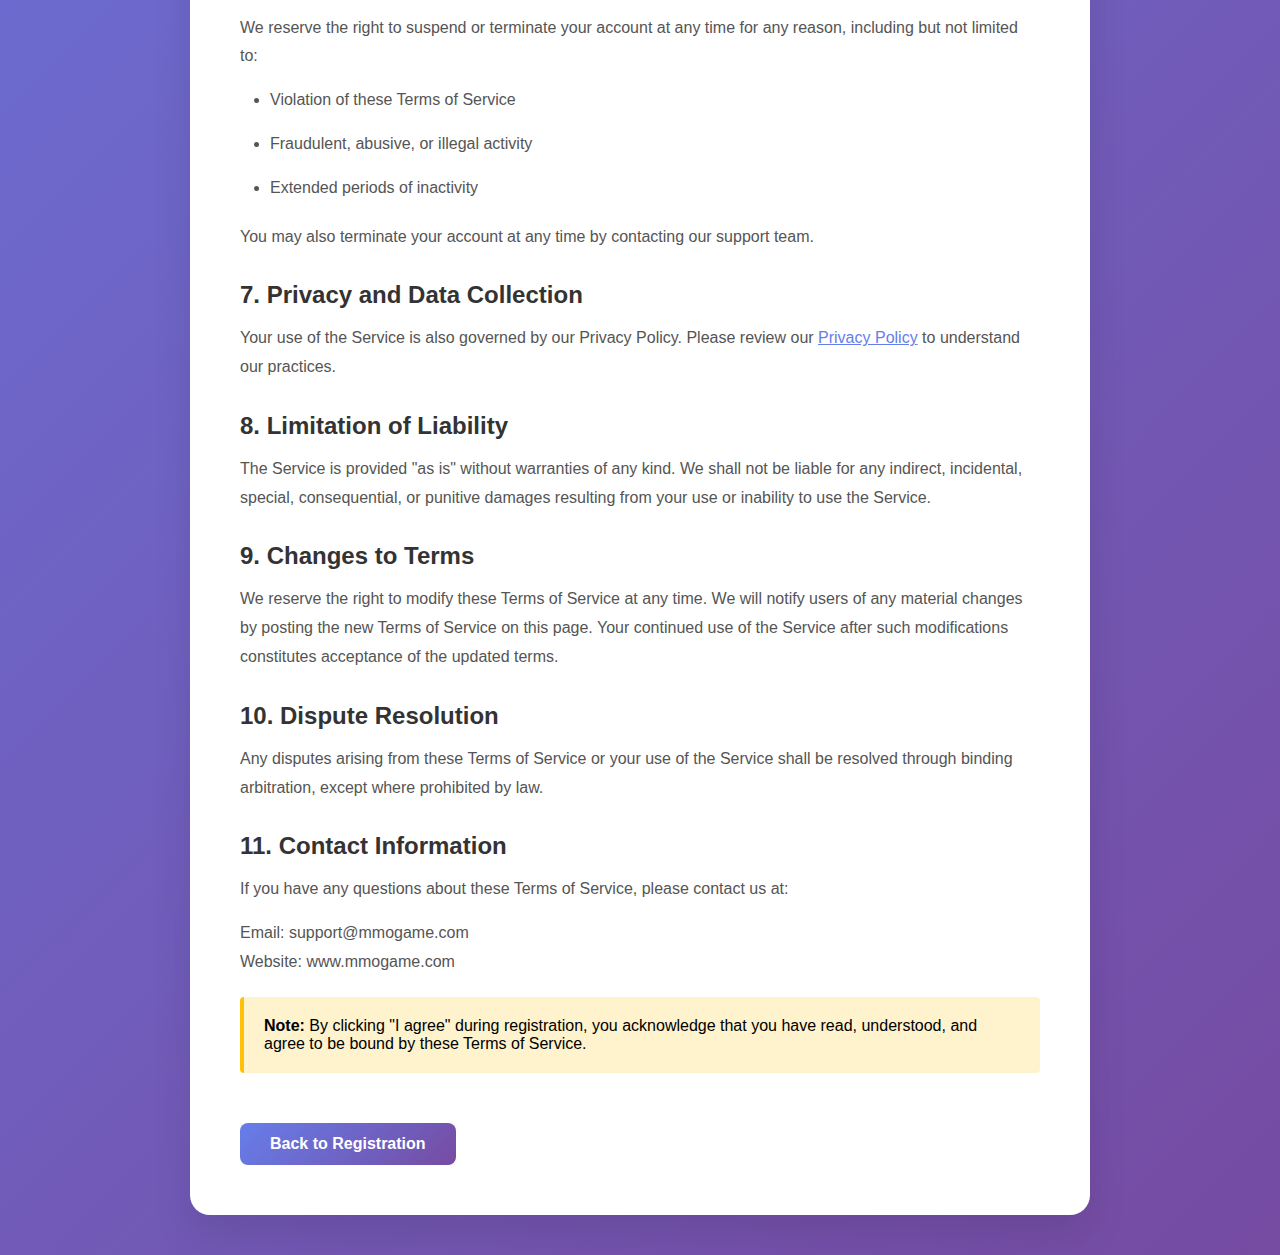
<file: webpage/terms.html>
<!DOCTYPE html>
<html lang="en">
<head>
    <meta charset="UTF-8">
    <meta name="viewport" content="width=device-width, initial-scale=1.0">
    <meta http-equiv="X-UA-Compatible" content="IE=edge">
    <title>Terms of Service - MMO Game</title>
    <style>
        * {
            margin: 0;
            padding: 0;
            box-sizing: border-box;
        }

        body {
            font-family: 'Segoe UI', Tahoma, Geneva, Verdana, sans-serif;
            background: linear-gradient(135deg, #667eea 0%, #764ba2 100%);
            min-height: 100vh;
            padding: 40px 20px;
        }

        .container {
            max-width: 900px;
            margin: 0 auto;
            background: white;
            padding: 50px;
            border-radius: 20px;
            box-shadow: 0 20px 40px rgba(0, 0, 0, 0.1);
        }

        h1 {
            color: #667eea;
            margin-bottom: 10px;
            font-size: 36px;
        }

        .last-updated {
            color: #666;
            font-size: 14px;
            margin-bottom: 30px;
        }

        h2 {
            color: #333;
            margin-top: 30px;
            margin-bottom: 15px;
            font-size: 24px;
        }

        p, li {
            color: #555;
            line-height: 1.8;
            margin-bottom: 15px;
        }

        ul {
            margin-left: 30px;
            margin-bottom: 20px;
        }

        .back-link {
            display: inline-block;
            margin-top: 30px;
            padding: 12px 30px;
            background: linear-gradient(135deg, #667eea 0%, #764ba2 100%);
            color: white;
            text-decoration: none;
            border-radius: 8px;
            font-weight: 600;
            transition: transform 0.2s ease;
        }

        .back-link:hover {
            transform: translateY(-2px);
        }

        .highlight {
            background-color: #fff3cd;
            padding: 20px;
            border-left: 4px solid #ffc107;
            border-radius: 4px;
            margin: 20px 0;
        }

        @media (max-width: 768px) {
            .container {
                padding: 30px 20px;
            }

            h1 {
                font-size: 28px;
            }

            h2 {
                font-size: 20px;
            }
        }
    </style>
</head>
<body>
    <div class="container">
        <h1>Terms of Service</h1>
        <p class="last-updated">Last Updated: October 1, 2025</p>

        <div class="highlight">
            <strong>Important:</strong> By creating an account and using our MMO game service, you agree to be bound by these Terms of Service. Please read them carefully.
        </div>

        <h2>1. Acceptance of Terms</h2>
        <p>By accessing and using this MMO game ("the Service"), you accept and agree to be bound by the terms and provision of this agreement. If you do not agree to these terms, you should not use the Service.</p>

        <h2>2. Account Registration</h2>
        <p>To access certain features of the Service, you must register for an account. You agree to:</p>
        <ul>
            <li>Provide accurate, current, and complete information during registration</li>
            <li>Maintain and promptly update your account information</li>
            <li>Maintain the security of your password and account</li>
            <li>Accept all responsibility for all activities that occur under your account</li>
            <li>Notify us immediately of any unauthorized use of your account</li>
        </ul>

        <h2>3. User Conduct</h2>
        <p>You agree not to:</p>
        <ul>
            <li>Use the Service for any illegal purpose or in violation of any laws</li>
            <li>Harass, abuse, threaten, or intimidate other users</li>
            <li>Use cheats, exploits, automation software, bots, hacks, or any unauthorized third-party software</li>
            <li>Attempt to gain unauthorized access to the Service or other users' accounts</li>
            <li>Impersonate any person or entity or misrepresent your affiliation with any person or entity</li>
            <li>Distribute viruses, malware, or any other harmful code</li>
            <li>Engage in real-money trading (RMT) of in-game items, currency, or accounts</li>
        </ul>

        <h2>4. Intellectual Property</h2>
        <p>All content included in the Service, such as text, graphics, logos, images, audio clips, digital downloads, and software, is the property of the Service or its content suppliers and is protected by intellectual property laws.</p>

        <h2>5. Virtual Items and Currency</h2>
        <p>The Service may include virtual items, currency, or goods ("Virtual Items"). You acknowledge that:</p>
        <ul>
            <li>Virtual Items have no real-world value and cannot be exchanged for real money</li>
            <li>You do not own Virtual Items; you are granted a limited license to use them</li>
            <li>We reserve the right to modify, remove, or add Virtual Items at any time</li>
            <li>Virtual Items may not be transferred outside the Service</li>
        </ul>

        <h2>6. Account Termination</h2>
        <p>We reserve the right to suspend or terminate your account at any time for any reason, including but not limited to:</p>
        <ul>
            <li>Violation of these Terms of Service</li>
            <li>Fraudulent, abusive, or illegal activity</li>
            <li>Extended periods of inactivity</li>
        </ul>
        <p>You may also terminate your account at any time by contacting our support team.</p>

        <h2>7. Privacy and Data Collection</h2>
        <p>Your use of the Service is also governed by our Privacy Policy. Please review our <a href="privacy.html" style="color: #667eea;">Privacy Policy</a> to understand our practices.</p>

        <h2>8. Limitation of Liability</h2>
        <p>The Service is provided "as is" without warranties of any kind. We shall not be liable for any indirect, incidental, special, consequential, or punitive damages resulting from your use or inability to use the Service.</p>

        <h2>9. Changes to Terms</h2>
        <p>We reserve the right to modify these Terms of Service at any time. We will notify users of any material changes by posting the new Terms of Service on this page. Your continued use of the Service after such modifications constitutes acceptance of the updated terms.</p>

        <h2>10. Dispute Resolution</h2>
        <p>Any disputes arising from these Terms of Service or your use of the Service shall be resolved through binding arbitration, except where prohibited by law.</p>

        <h2>11. Contact Information</h2>
        <p>If you have any questions about these Terms of Service, please contact us at:</p>
        <p>Email: support@mmogame.com<br>
        Website: www.mmogame.com</p>

        <div class="highlight">
            <strong>Note:</strong> By clicking "I agree" during registration, you acknowledge that you have read, understood, and agree to be bound by these Terms of Service.
        </div>

        <a href="index.html" class="back-link">Back to Registration</a>
    </div>
</body>
</html>
</file>
<file: webpage/style.css>
* {
    margin: 0;
    padding: 0;
    box-sizing: border-box;
}

body {
    font-family: 'Segoe UI', Tahoma, Geneva, Verdana, sans-serif;
    background: linear-gradient(135deg, #667eea 0%, #764ba2 100%);
    min-height: 100vh;
    display: flex;
    align-items: center;
    justify-content: center;
    padding: 20px;
}

.form-container {
    background: rgba(255, 255, 255, 0.95);
    backdrop-filter: blur(10px);
    padding: 40px;
    border-radius: 20px;
    box-shadow: 0 20px 40px rgba(0, 0, 0, 0.1);
    width: 100%;
    max-width: 400px;
    transition: transform 0.3s ease;
}

.form-container:hover {
    transform: translateY(-5px);
}

.form-title {
    text-align: center;
    margin-bottom: 30px;
    color: #333;
    font-size: 28px;
    font-weight: 700;
}

.input-group {
    position: relative;
    margin-bottom: 25px;
}

.form-input {
    width: 100%;
    padding: 15px 20px;
    border: 2px solid #e1e5e9;
    border-radius: 12px;
    font-size: 16px;
    transition: all 0.3s ease;
    background-color: #f8f9fa;
}

.form-input:focus {
    outline: none;
    border-color: #667eea;
    background-color: white;
    box-shadow: 0 0 0 3px rgba(102, 126, 234, 0.1);
}

.form-input.error {
    border-color: #e74c3c;
    background-color: #fdf2f2;
}

.form-input.success {
    border-color: #27ae60;
    background-color: #f2fdf2;
}

.input-icon {
    position: absolute;
    right: 15px;
    top: 50%;
    transform: translateY(-50%);
    opacity: 0;
    transition: opacity 0.3s ease;
}

.input-icon.show {
    opacity: 1;
}

.error-message {
    color: #e74c3c;
    font-size: 14px;
    margin-top: 5px;
    opacity: 0;
    transition: opacity 0.3s ease;
}

.error-message.show {
    opacity: 1;
}

.submit-btn {
    width: 100%;
    padding: 15px;
    background: linear-gradient(135deg, #667eea 0%, #764ba2 100%);
    color: white;
    border: none;
    border-radius: 12px;
    font-size: 16px;
    font-weight: 600;
    cursor: pointer;
    transition: all 0.3s ease;
    margin-top: 10px;
}

.submit-btn:hover {
    transform: translateY(-2px);
    box-shadow: 0 10px 20px rgba(102, 126, 234, 0.3);
}

.submit-btn:disabled {
    opacity: 0.6;
    cursor: not-allowed;
    transform: none;
}

.password-strength {
    margin-top: 8px;
    font-size: 12px;
}

.strength-bar {
    width: 100%;
    height: 4px;
    background-color: #e1e5e9;
    border-radius: 2px;
    overflow: hidden;
    margin-top: 5px;
}

.strength-fill {
    height: 100%;
    width: 0%;
    transition: all 0.3s ease;
    border-radius: 2px;
}

.strength-weak {
    background-color: #e74c3c;
    width: 33%;
}

.strength-medium {
    background-color: #f39c12;
    width: 66%;
}

.strength-strong {
    background-color: #27ae60;
    width: 100%;
}

.terms-checkbox {
    margin: 20px 0;
    display: flex;
    align-items: flex-start;
    gap: 10px;
}

.terms-checkbox input[type="checkbox"] {
    margin-top: 4px;
    cursor: pointer;
    width: 18px;
    height: 18px;
    flex-shrink: 0;
}

.terms-checkbox label {
    font-size: 14px;
    color: #555;
    line-height: 1.5;
    cursor: pointer;
}

.terms-link {
    color: #667eea;
    text-decoration: none;
    font-weight: 600;
    transition: color 0.2s ease;
}

.terms-link:hover {
    color: #764ba2;
    text-decoration: underline;
}

.notification {
    position: fixed;
    top: 20px;
    right: 20px;
    padding: 15px 25px;
    border-radius: 8px;
    color: white;
    font-weight: 500;
    transform: translateX(400px);
    transition: transform 0.3s ease;
    z-index: 1000;
    box-shadow: 0 4px 12px rgba(0, 0, 0, 0.15);
}

.notification.show {
    transform: translateX(0);
}

.notification.success {
    background-color: #27ae60;
}

.notification.error {
    background-color: #e74c3c;
}

@media (max-width: 480px) {
    .form-container {
        padding: 30px 20px;
        margin: 10px;
    }

    .form-title {
        font-size: 24px;
    }

    .notification {
        left: 20px;
        right: 20px;
        transform: translateY(-100px);
    }

    .notification.show {
        transform: translateY(0);
    }
}
</file>
<file: blog/styles.css>
/* General Reset */
* {
    margin: 0;
    padding: 0;
    box-sizing: border-box;
}

body {
    font-family: Arial, sans-serif;
    line-height: 1.6;
    background-color: #f4f4f4;
    color: #333;
}

.container {
    width: 80%;
    margin: auto;
    overflow: visible;
}

/* Header Styling */
header {
    position: relative;
    background: linear-gradient(-45deg, #1a1a2e, #16213e, #0f3460, #4772e9);
    background-size: 300% 300%;
    animation: gradientShift 10s infinite alternate ease-in-out;
    color: #fff;
    text-align: center;
    padding: 80px 20px;
    overflow: hidden;
}

/* Subtle moving gradient animation */
@keyframes gradientShift {
    0% { background-position: 0% 50%; }
    100% { background-position: 100% 50%; }
}

/* Typewriter Cursor */
#typewriter::after {
    content: "|";
    display: inline-block;
    margin-left: 5px;
    animation: blink 0.7s infinite;
}

@keyframes blink {
    50% { opacity: 0; }
}

/* Header Buttons */
.header-buttons {
    position: absolute;
    top: 20px;
    right: 20px;
    display: flex;
    gap: 15px;
    z-index: 100;
}

.menu-button {
    color: rgba(255, 255, 255, 0.9);
    text-decoration: none;
    font-weight: 600;
    padding: 8px 20px;
    border-radius: 20px;
    transition: all 0.3s ease;
    backdrop-filter: blur(5px);
    border: 2px solid rgba(255, 255, 255, 0.15);
}

.menu-button:hover {
    background: rgba(255, 255, 255, 0.15);
    color: #fff;
    border-color: rgba(255, 255, 255, 0.3);
    transform: translateY(-2px);
    box-shadow: 0 4px 15px rgba(0, 0, 0, 0.2);
}


/* Floating Glow Effect */
.fade-in {
    opacity: 0;
    transform: translateY(20px);
    animation: fadeInMove 1s ease-out forwards, glowPulse 2.5s infinite alternate;
    color: rgba(0, 0, 0, 0.0);
}

@keyframes fadeInMove {
    from {
        opacity: 0;
        transform: translateY(20px);
    }
    to {
        opacity: 1;
        transform: translateY(0);
    }
}

@keyframes glowPulse {
    from {
        text-shadow: 0 0 5px rgba(71, 114, 233, 0.5);
    }
    to {
        text-shadow: 0 0 15px rgba(71, 114, 233, 0.8);
    }
}

/* Header text styles */

header h1 {
    font-size: 48px;
    font-weight: bold;
    text-transform: uppercase;
    letter-spacing: 2px;
    transition: text-shadow 0.3s ease-in-out;
}

/* Hover glow effect */
header h1:hover {
    text-shadow: 0 0 15px rgba(71, 114, 233, 0.7);
}

header p {
    font-size: 20px;
    margin-top: 10px;
    color: #a6c1ff;
    font-weight: 500;
}


/* Main Content Styling */
main {
    padding: 20px 0;
}

@keyframes slideIn {
    from { opacity: 0; transform: translateY(50px); }
    to { opacity: 1; transform: translateY(0); }
}

section {
    margin-bottom: 40px;
    opacity: 0;
    animation: slideIn 1s ease-out forwards;
}

h2 {
    color: #4772e9;
    border-bottom: 2px solid #4772e9;
    padding-bottom: 10px;
    margin-bottom: 20px;
}

/* Main Blog Section */
.devlog-container {
    max-width: 900px;
    margin: 100px auto;
    padding: 20px;
    text-align: center;
}

.section-title {
    font-size: 2em;
    margin-bottom: 20px;
}

/* Project Sections */
.project {
    margin-bottom: 50px;
}

.project-title {
    font-size: 1.8em;
    margin-bottom: 20px;
}

/* Devlog Cards */
.devlog-list {
    display: flex;
    flex-wrap: wrap;
    justify-content: center;
    gap: 20px;
}

.devlog-card {
    background: rgba(255, 255, 255, 0.1);
    backdrop-filter: blur(10px);
    border-radius: 12px;
    padding: 20px;
    width: 250px;
    text-align: center;
    transition: transform 0.3s ease, box-shadow 0.3s ease;
    box-shadow: 0px 6px 15px rgba(0, 0, 0, 0.2);
}

.devlog-card h3 {
    font-size: 1.4em;
    margin-bottom: 10px;
}

.devlog-card p {
    font-size: 0.9em;
    color: #bbb;
    margin-bottom: 15px;
}

.devlog-card a {
    text-decoration: none;
    color: #ffcc70;
    font-weight: bold;
    transition: color 0.3s ease;
}

.devlog-card a:hover {
    color: #ffaa00;
}

/* Hover Animation */
.devlog-card:hover {
    transform: translateY(-5px);
    box-shadow: 0px 10px 20px rgba(255, 204, 112, 0.4);
}

/* Fade-in Animation */
@keyframes fadeIn {
    from {
        opacity: 0;
        transform: translateY(-10px);
    }
    to {
        opacity: 1;
        transform: translateY(0);
    }
}

/* Footer Styling */
footer {
    background: #333;
    color: #fff;
    text-align: center;
    padding: 10px 0;
    margin-top: 20px;
}

footer p {
    font-size: 14px;
}
</file>
<file: styles.css>
/* General Reset */
* {
    margin: 0;
    padding: 0;
    box-sizing: border-box;
}

body {
    font-family: Arial, sans-serif;
    line-height: 1.6;
    background-color: #f4f4f4;
    color: #333;
}

.container {
    width: 80%;
    margin: auto;
    overflow: visible;
}

/* Navigation Improvements */
.header-nav {
    position: fixed;
    top: 0;
    left: 0;
    width: 100%;
    display: flex;
    justify-content: space-between;
    align-items: center;
    padding: 15px 5%;
    background: rgba(15, 23, 42, 0.8);
    backdrop-filter: blur(10px);
    z-index: 1000;
    transition: all 0.3s ease;
}

.header-nav.scrolled {
    padding: 10px 5%;
    box-shadow: 0 5px 15px rgba(0, 0, 0, 0.1);
}

.logo {
    font-size: 24px;
    font-weight: 700;
    color: #fff;
    text-decoration: none;
    background: #4772e9;
    width: 40px;
    height: 40px;
    border-radius: 50%;
    display: flex;
    align-items: center;
    justify-content: center;
    box-shadow: 0 0 15px rgba(71, 114, 233, 0.5);
}

.nav-links {
    display: flex;
    list-style: none;
    gap: 25px;
}

.nav-links li a {
    color: #fff;
    text-decoration: none;
    font-weight: 500;
    position: relative;
    padding: 5px 0;
    transition: all 0.3s ease;
}

.nav-links li a::after {
    content: '';
    position: absolute;
    width: 0;
    height: 2px;
    background: #4772e9;
    bottom: 0;
    left: 0;
    transition: width 0.3s ease;
}

.nav-links li a:hover::after {
    width: 100%;
}

.special-nav-link {
    background: rgba(71, 114, 233, 0.2);
    padding: 8px 16px !important;
    border-radius: 20px;
    border: 1px solid rgba(71, 114, 233, 0.3);
}

.special-nav-link:hover {
    background: rgba(71, 114, 233, 0.3);
}

/* Experience Section */
.timeline {
    position: relative;
    padding: 20px 0;
}

.timeline::before {
    content: '';
    position: absolute;
    width: 3px;
    background: #4772e9;
    top: 0;
    bottom: 0;
    left: 50px;
    margin-left: -1.5px;
}

.timeline-item {
    position: relative;
    margin-bottom: 40px;
    padding-left: 90px;
}

.timeline-dot {
    position: absolute;
    left: 50px;
    width: 16px;
    height: 16px;
    background: #4772e9;
    border-radius: 50%;
    margin-left: -8px;
    z-index: 2;
    box-shadow: 0 0 0 4px rgba(71, 114, 233, 0.2);
}

.timeline-content {
    background: #fff;
    padding: 20px;
    border-radius: 5px;
    box-shadow: 0 4px 8px rgba(0, 0, 0, 0.1);
    position: relative;
}

.timeline-content h3 {
    margin: 0 0 5px 0;
    color: #4772e9;
}

.timeline-content h4 {
    margin: 0 0 5px 0;
    color: #555;
}

.timeline-date {
    color: #888;
    margin-bottom: 10px;
    font-style: italic;
}

/* Header Styling */
header {
    position: relative;
    background: linear-gradient(-45deg, #1a1a2e, #16213e, #0f3460, #4772e9);
    background-size: 300% 300%;
    animation: gradientShift 10s infinite alternate ease-in-out;
    color: #fff;
    text-align: center;
    padding: 80px 20px;
    overflow: hidden;
}

/* Header Profile Section */
.header-profile {
    display: flex;
    flex-direction: column;
    align-items: center;
    margin-top: 20px;
    width: 100%;
}

.profile-photo {
    width: 250px;
    height: 250px;
    border-radius: 30%;
    overflow: hidden;
    border: 4px solid rgba(255, 255, 255, 0.2);
    box-shadow: 0 0 20px rgba(71, 114, 233, 0.5);
    margin-bottom: 20px;
    transition: all 0.3s ease;
    display: block;
    margin: 0 auto 20px auto;
}

.profile-photo:hover {
    transform: scale(1.05);
    border-color: rgba(255, 255, 255, 0.4);
    box-shadow: 0 0 25px rgba(71, 114, 233, 0.7);
}

.profile-photo img {
    width: 100%;
    height: 100%;
    object-fit: cover;
}

.header-social {
    display: flex;
    gap: 15px;
    margin-top: 20px;
}

.header-social .social-icon {
    display: flex;
    align-items: center;
    justify-content: center;
    width: 40px;
    height: 40px;
    background: rgba(255, 255, 255, 0.1);
    color: #fff;
    border-radius: 50%;
    font-size: 18px;
    transition: all 0.3s ease;
    backdrop-filter: blur(5px);
    border: 1px solid rgba(255, 255, 255, 0.1);
}

.header-social .social-icon:hover {
    transform: translateY(-5px);
    background: rgba(255, 255, 255, 0.2);
    box-shadow: 0 5px 15px rgba(0, 0, 0, 0.2);
}

/* Subtle moving gradient animation */
@keyframes gradientShift {
    0% { background-position: 0% 50%; }
    100% { background-position: 100% 50%; }
}

/* Typewriter Cursor */
#typewriter::after {
    content: "|";
    display: inline-block;
    margin-left: 5px;
    animation: blink 0.7s infinite;
}

@keyframes blink {
    50% { opacity: 0; }
}

/* Header Buttons */
.header-buttons {
    position: absolute;
    top: 20px;
    right: 20px;
    display: flex;
    gap: 15px;
    z-index: 100;
}

.menu-button {
    color: rgba(255, 255, 255, 0.9);
    text-decoration: none;
    font-weight: 600;
    padding: 8px 20px;
    border-radius: 20px;
    transition: all 0.3s ease;
    backdrop-filter: blur(5px);
    border: 2px solid rgba(255, 255, 255, 0.15);
}

.menu-button:hover {
    background: rgba(255, 255, 255, 0.15);
    color: #fff;
    border-color: rgba(255, 255, 255, 0.3);
    transform: translateY(-2px);
    box-shadow: 0 4px 15px rgba(0, 0, 0, 0.2);
}


/* Floating Glow Effect */
.fade-in {
    opacity: 0;
    transform: translateY(20px);
    animation: fadeInMove 1s ease-out forwards, glowPulse 2.5s infinite alternate;
}

@keyframes fadeInMove {
    from {
        opacity: 0;
        transform: translateY(20px);
    }
    to {
        opacity: 1;
        transform: translateY(0);
    }
}

@keyframes glowPulse {
    from {
        text-shadow: 0 0 5px rgba(71, 114, 233, 0.5);
    }
    to {
        text-shadow: 0 0 15px rgba(71, 114, 233, 0.8);
    }
}

/* Header text styles */

header h1 {
    font-size: 48px;
    font-weight: bold;
    text-transform: uppercase;
    letter-spacing: 2px;
    transition: text-shadow 0.3s ease-in-out;
}

/* Hover glow effect */
header h1:hover {
    text-shadow: 0 0 15px rgba(71, 114, 233, 0.7);
}

header p {
    font-size: 20px;
    margin-top: 10px;
    color: #a6c1ff;
    font-weight: 500;
}


/* Main Content Styling */
main {
    padding: 20px 0;
}

@keyframes slideIn {
    from { opacity: 0; transform: translateY(50px); }
    to { opacity: 1; transform: translateY(0); }
}

section {
    margin-bottom: 40px;
    opacity: 0;
    animation: slideIn 1s ease-out forwards;
}

h2 {
    color: #4772e9;
    border-bottom: 2px solid #4772e9;
    padding-bottom: 10px;
    margin-bottom: 20px;
}

/* Project Grid */
.project-grid {
    display: grid;
    grid-template-columns: repeat(auto-fill, minmax(300px, 300px));
    gap: 20px;
    justify-content: center;
}

.project-card {
    background: #fff;
    border-radius: 10px;
    box-shadow: 0 4px 8px rgba(0, 0, 0, 0.1);
    padding: 20px 20px 60px;
    text-align: center;
    transition: transform 0.5s cubic-bezier(0.25, 0.46, 0.45, 0.94),
                opacity 0.5s cubic-bezier(0.25, 0.46, 0.45, 0.94),
                box-shadow 0.3s ease;
    overflow: visible;
    position: relative;
    display: flex;
    flex-direction: column;
    min-height: 430px;
    will-change: transform, opacity;
    backface-visibility: hidden;
    perspective: 1000px;
}

.card-hidden {
    pointer-events: none;
}

@keyframes cardFadeIn {
    from {
        opacity: 0;
        transform: translateY(30px) scale(0.95);
    }
    to {
        opacity: 1;
        transform: translateY(0) scale(1);
    }
}

@keyframes cardFadeOut {
    from {
        opacity: 1;
        transform: translateY(0) scale(1);
    }
    to {
        opacity: 0;
        transform: translateY(30px) scale(0.95);
    }
}

.project-card:hover {
    transform: translateY(-10px);
    box-shadow: 0 8px 16px rgba(0, 0, 0, 0.2);
}

.project-image {
    max-width: 100%;
    height: 210px;
    border-radius: 5px;
    margin-bottom: 10px;
    box-shadow: 0 4px 6px rgba(0, 0, 0, 0.6); /* Shadow for images */
    transition: box-shadow 0.3s ease;
}

.project-image:hover {
    box-shadow: 0 6px 12px rgba(0, 0, 0, 0.8); /* Hover effect for images */
}

.project-card h3 {
    font-size: 20px;
    margin-bottom: 10px;
}

.project-card p {
    font-size: 14px;
    color: #666;
    margin-bottom: 15px;
}

/* Positioning the GitHub buttons */
.github-buttons-container {
    display: flex;
    justify-content: center;
    gap: 10px;
    position: absolute; 
    bottom: 20px;
    left: 50%;
    transform: translateX(-50%); 
}

.github-button {
    background: #4772e9;
    color: #fff;
    text-decoration: none;
    padding: 10px 20px;
    border-radius: 5px;
    transition: background 0.3s ease, box-shadow 0.3s ease;
    box-shadow: 0 4px 6px rgba(0, 0, 0, 0.3);
}

.github-button:hover {
    background: #4772e9;
    box-shadow: 0 6px 12px rgba(0, 0, 0, 0.6); /* Hover effect for buttons */
}

/* Skills List */
#skills ul {
    list-style: none;
    padding: 0;
    display: flex;
    flex-wrap: wrap;
    gap: 10px;
}

#skills li {
    background: #4772e9;
    color: #fff;
    padding: 10px;
    border-radius: 5px;
}

.skill-image {
    max-width: 100%;
    height: 55px;
    max-width: 100%;
    background: #4772e9;
    color: #fff;
    padding: 10px;
    border-radius: 5px;
    box-shadow: 0 4px 6px rgba(0, 0, 0, 0.3);
    transition: transform 0.3s ease, box-shadow 0.3s ease;
    overflow: visible;
}

.skill-image:hover {
    transform: translateY(-2px);
    box-shadow: 0 8px 16px rgba(0, 0, 0, 0.5);
}

/* Skills Progress Bars */
.skill-bar {
    margin-bottom: 15px;
}
.progress {
    width: 100%;
    background: #ddd;
    border-radius: 5px;
    height: 20px;
    position: relative;
    overflow: hidden;
}
.progress-fill {
    height: 100%;
    background: linear-gradient(90deg, #4772e9, #7a90e9);
    border-radius: 5px;
    transition: width 1s ease-in-out;
}

/* Footer Styling */
footer {
    background: #333;
    color: #fff;
    text-align: center;
    padding: 10px 0;
    margin-top: 20px;
}

footer p {
    font-size: 14px;
}

/* About Section*/
.about-content {
    display: flex;
    flex-direction: column;
    gap: 20px;
}

.about-text {
    background: rgba(255, 255, 255, 0.1);
    padding: 25px;
    border-radius: 15px;
    box-shadow: 0 4px 15px rgba(0, 0, 0, 0.1);
    backdrop-filter: blur(5px);
    border: 1px solid rgba(255, 255, 255, 0.1);
    transition: transform 0.3s ease, box-shadow 0.3s ease;
}

.about-text:hover {
    transform: translateY(-1px);
    box-shadow: 0 10px 20px rgba(0, 0, 0, 0.15);
}

.about-text p {
    margin-bottom: 15px;
    line-height: 1.8;
    font-size: 16px;
}

.about-skills {
    list-style-type: none;
    padding-left: 0;
    margin: 20px 0;
}

.about-skills li {
    margin-bottom: 12px;
    position: relative;
    padding-left: 25px;
    transition: transform 0.3s ease;
}

.about-skills li:before {
    content: '';
    position: absolute;
    left: 0;
    top: 50%;
    transform: translateY(-50%);
    width: 10px;
    height: 10px;
    background: #4772e9;
    border-radius: 50%;
}

.about-skills li:hover {
    transform: translateX(5px);
}

.skill-highlight {
    color: #4772e9;
    font-weight: 600;
}

/* Fade-in animation for skills */
.about-skills li {
    opacity: 0;
    animation: fadeInMove 0.5s ease-out forwards;
    animation-delay: calc(var(--item-index, 0) * 0.1s);
}

.about-skills li:nth-child(1) { --item-index: 1; }
.about-skills li:nth-child(2) { --item-index: 2; }
.about-skills li:nth-child(3) { --item-index: 3; }
.about-skills li:nth-child(4) { --item-index: 4; }
.about-skills li:nth-child(5) { --item-index: 5; }

/* Responsive adjustments */
@media (max-width: 768px) {
    #about {
        padding: 20px 15px;
    }
    
    .about-text p {
        font-size: 15px;
    }
}

.project-filters {
    display: flex;
    justify-content: center;
    gap: 10px;
    margin-bottom: 30px;
    flex-wrap: wrap;
}

.filter-btn {
    background: transparent;
    border: 2px solid #4772e9;
    color: #4772e9;
    padding: 8px 16px;
    border-radius: 20px;
    cursor: pointer;
    font-weight: 600;
    transition: all 0.3s ease;
}

.filter-btn:hover, .filter-btn.active {
    background: #4772e9;
    color: white;
}

.project-tech, .project-duration {
    font-size: 12px;
    color: #4772e9;
    margin-bottom: 5px;
    font-weight: 600;
}
</file>
